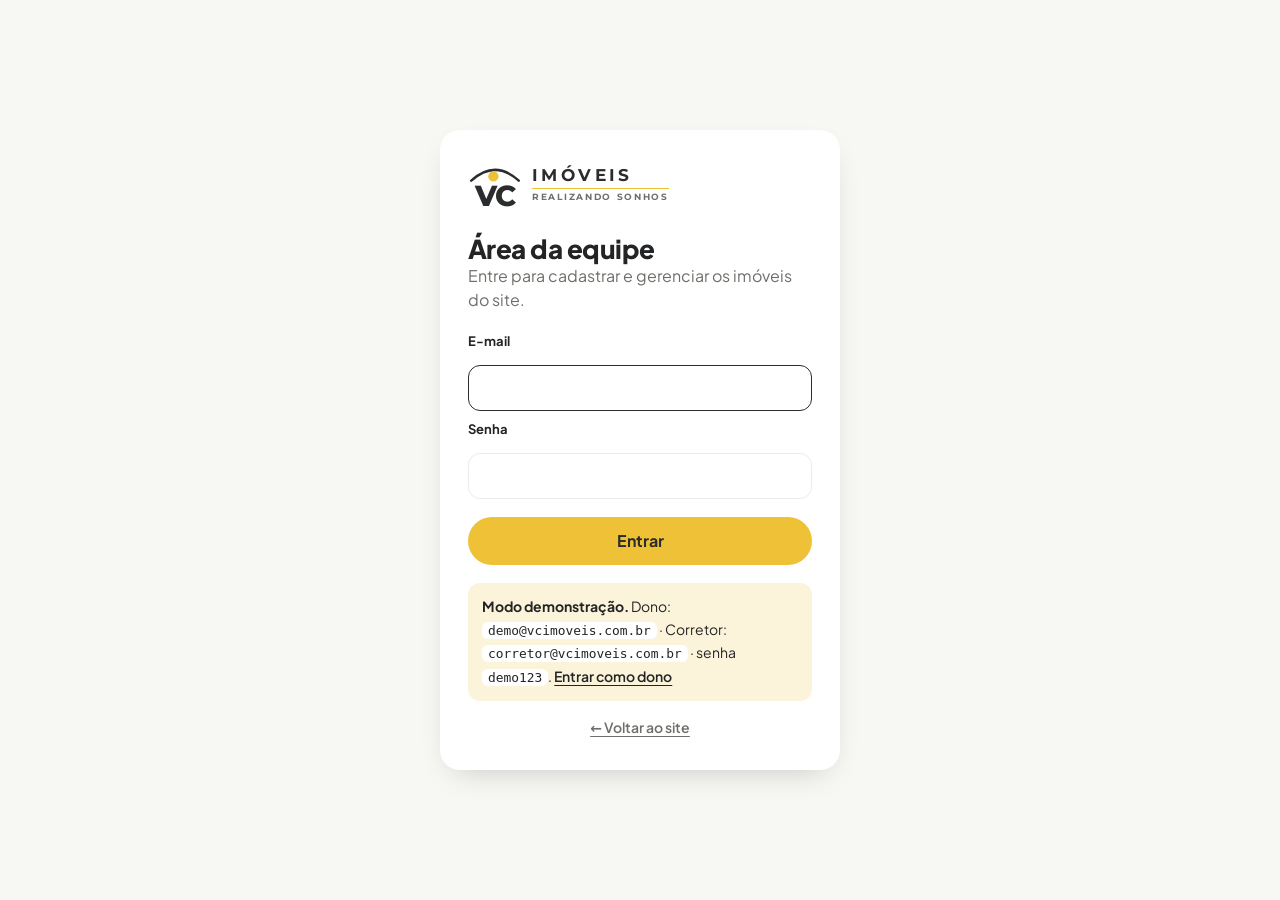
<file: admin.html>
<!doctype html>
<html lang="pt-BR">
<head>
  <meta charset="utf-8" />
  <meta name="viewport" content="width=device-width, initial-scale=1" />
  <meta name="robots" content="noindex, nofollow" />
  <title>Painel VC Imóveis</title>
  <link rel="icon" href="/img/favicon.svg" type="image/svg+xml" />
  <link rel="preload" href="/fonts/plus-jakarta-sans-latin.woff2" as="font" type="font/woff2" crossorigin />
  <link rel="preload" href="/fonts/montserrat-logo.woff2" as="font" type="font/woff2" crossorigin />
  <link rel="stylesheet" href="/css/styles.css?v=20261005a" />
  <link rel="stylesheet" href="/css/admin.css?v=20261005a" />
  <script defer src="/js/config.js?v=20261005a"></script>
  <script defer src="/js/data.js?v=20261005a"></script>
  <script defer src="/js/utils.js?v=20261005a"></script>
  <script defer src="/js/store.js?v=20261005a"></script>
  <script defer src="/js/contracts.js?v=20261005a"></script>
  <script defer src="/js/docs.js?v=20261005a"></script>
  <script defer src="/js/admin-leads.js?v=20261005a"></script>
  <script defer src="/js/admin-rentals.js?v=20261005a"></script>
  <script defer src="/js/admin-site.js?v=20261005a"></script>
  <script defer src="/js/admin-art.js?v=20261005a"></script>
  <script defer src="/js/admin-properties.js?v=20261005a"></script>
  <script defer src="/js/admin.js?v=20261005a"></script>
</head>
<body class="admin">
  <svg width="0" height="0" style="position:absolute" aria-hidden="true">
    <symbol id="logo-mark" viewBox="0 0 100 84">
      <path d="M6 34 Q50 -6 94 34" fill="none" stroke="currentColor" stroke-width="4.5" stroke-linecap="round"/>
      <circle cx="47" cy="26" r="9.5" style="fill: var(--gold)"/>
      <text x="50" y="81" text-anchor="middle" font-family="Montserrat, 'Plus Jakarta Sans', sans-serif" font-weight="800" font-size="54" letter-spacing="-2" fill="currentColor">VC</text>
    </symbol>
    <symbol id="i-close" viewBox="0 0 24 24"><path d="M6 6l12 12M18 6 6 18" stroke="currentColor" stroke-width="2" stroke-linecap="round"/></symbol>
    <symbol id="i-plus" viewBox="0 0 24 24"><path d="M12 5v14M5 12h14" stroke="currentColor" stroke-width="2.2" stroke-linecap="round"/></symbol>
    <symbol id="i-search" viewBox="0 0 24 24"><circle cx="11" cy="11" r="7" fill="none" stroke="currentColor" stroke-width="2"/><path d="m20 20-3.5-3.5" stroke="currentColor" stroke-width="2" stroke-linecap="round"/></symbol>
    <symbol id="i-edit" viewBox="0 0 24 24"><path d="M4 20h4L19 9l-4-4L4 16v4ZM13.5 6.5l4 4" fill="none" stroke="currentColor" stroke-width="2" stroke-linejoin="round"/></symbol>
    <symbol id="i-trash" viewBox="0 0 24 24"><path d="M4 7h16M10 11v6M14 11v6M6 7l1 13h10l1-13M9 7V4h6v3" fill="none" stroke="currentColor" stroke-width="2" stroke-linecap="round" stroke-linejoin="round"/></symbol>
    <symbol id="i-upload" viewBox="0 0 24 24"><path d="M12 16V4M7 9l5-5 5 5M4 16v4h16v-4" fill="none" stroke="currentColor" stroke-width="2" stroke-linecap="round" stroke-linejoin="round"/></symbol>
    <symbol id="i-left" viewBox="0 0 24 24"><path d="m15 5-7 7 7 7" fill="none" stroke="currentColor" stroke-width="2.2" stroke-linecap="round" stroke-linejoin="round"/></symbol>
    <symbol id="i-right" viewBox="0 0 24 24"><path d="m9 5 7 7-7 7" fill="none" stroke="currentColor" stroke-width="2.2" stroke-linecap="round" stroke-linejoin="round"/></symbol>
    <symbol id="i-play" viewBox="0 0 24 24"><path d="M8 5v14l11-7L8 5Z" fill="currentColor"/></symbol>
    <symbol id="i-image" viewBox="0 0 24 24"><rect x="3" y="5" width="18" height="14" rx="2" fill="none" stroke="currentColor" stroke-width="2"/><circle cx="9" cy="10" r="1.8" fill="currentColor"/><path d="m4 18 5-5 4 4 3-3 4 4" fill="none" stroke="currentColor" stroke-width="2" stroke-linejoin="round"/></symbol>
    <symbol id="i-out" viewBox="0 0 24 24"><path d="M10 5H5v14h5M15 8l4 4-4 4M19 12H9" fill="none" stroke="currentColor" stroke-width="2" stroke-linecap="round" stroke-linejoin="round"/></symbol>
    <symbol id="i-ext" viewBox="0 0 24 24"><path d="M14 4h6v6M20 4l-9 9M18 14v6H4V6h6" fill="none" stroke="currentColor" stroke-width="2" stroke-linecap="round" stroke-linejoin="round"/></symbol>
    <symbol id="i-doc" viewBox="0 0 24 24"><path d="M6 3h8l4 4v14H6V3Z M14 3v4h4M9 12h6M9 16h6" fill="none" stroke="currentColor" stroke-width="2" stroke-linejoin="round" stroke-linecap="round"/></symbol>
    <symbol id="i-link" viewBox="0 0 24 24"><path d="M10 14a4 4 0 0 0 6 .5l3-3a4 4 0 0 0-5.7-5.7l-1.3 1.3M14 10a4 4 0 0 0-6-.5l-3 3a4 4 0 0 0 5.7 5.7l1.3-1.3" fill="none" stroke="currentColor" stroke-width="2" stroke-linecap="round"/></symbol>
    <symbol id="i-star" viewBox="0 0 24 24"><path d="m12 3 2.8 5.8 6.2.9-4.5 4.4 1 6.3L12 17.5 6.5 20.4l1-6.3L3 9.7l6.2-.9L12 3Z" fill="currentColor"/></symbol>
    <symbol id="i-star-o" viewBox="0 0 24 24"><path d="m12 3 2.8 5.8 6.2.9-4.5 4.4 1 6.3L12 17.5 6.5 20.4l1-6.3L3 9.7l6.2-.9L12 3Z" fill="none" stroke="currentColor" stroke-width="2" stroke-linejoin="round"/></symbol>
    <symbol id="i-eye" viewBox="0 0 24 24"><path d="M2 12s3.5-7 10-7 10 7 10 7-3.5 7-10 7S2 12 2 12Z" fill="none" stroke="currentColor" stroke-width="2"/><circle cx="12" cy="12" r="3" fill="none" stroke="currentColor" stroke-width="2"/></symbol>
    <symbol id="i-palette" viewBox="0 0 24 24"><path d="M12 3a9 9 0 1 0 0 18c1.1 0 1.5-.9 1-1.8-.6-1-.2-2.2 1-2.2H17a4 4 0 0 0 4-4c0-5.5-4-10-9-10Z" fill="none" stroke="currentColor" stroke-width="2"/><circle cx="7.5" cy="11" r="1.4" fill="currentColor"/><circle cx="10.5" cy="7" r="1.4" fill="currentColor"/><circle cx="15" cy="7.5" r="1.4" fill="currentColor"/></symbol>
    <symbol id="i-whats" viewBox="0 0 24 24"><path d="M12 3a9 9 0 0 0-7.8 13.5L3 21l4.6-1.2A9 9 0 1 0 12 3Z" fill="none" stroke="currentColor" stroke-width="2" stroke-linejoin="round"/><path d="M9 8.5c0 3.5 3 6.5 6.5 6.5l1-1.5-2-1-1 .8a5 5 0 0 1-2.3-2.3l.8-1-1-2L9 8.5Z" fill="currentColor"/></symbol>
    <symbol id="i-phone" viewBox="0 0 24 24"><path d="M5 4h4l2 5-2.5 1.5a11 11 0 0 0 5 5L15 13l5 2v4a2 2 0 0 1-2 2A16 16 0 0 1 3 6a2 2 0 0 1 2-2Z" fill="none" stroke="currentColor" stroke-width="2" stroke-linejoin="round"/></symbol>
    <symbol id="i-download" viewBox="0 0 24 24"><path d="M12 4v12M7 11l5 5 5-5M4 20h16" fill="none" stroke="currentColor" stroke-width="2" stroke-linecap="round" stroke-linejoin="round"/></symbol>
  </svg>

  <!-- Login -->
  <div class="login" id="loginView" hidden>
    <form class="login__card" id="loginForm" novalidate>
      <a href="/" class="logo" aria-label="VC Imóveis — voltar ao site">
        <svg class="logo__mark" aria-hidden="true"><use href="#logo-mark"/></svg>
        <span class="logo__words"><span class="logo__name">IMÓVEIS</span><span class="logo__tag">Realizando sonhos</span></span>
      </a>
      <div>
        <h1>Área da equipe</h1>
        <p class="muted">Entre para cadastrar e gerenciar os imóveis do site.</p>
      </div>
      <label class="lbl" for="loginEmail">E-mail</label>
      <input class="input" id="loginEmail" type="email" required autocomplete="username" />
      <label class="lbl" for="loginPass">Senha</label>
      <input class="input" id="loginPass" type="password" required autocomplete="current-password" />
      <p class="form-error" id="loginError" role="alert" hidden></p>
      <button class="btn btn--primary btn--block" type="submit" id="loginBtn">Entrar</button>
      <div class="demo-note" id="demoNote" hidden>
        <strong>Modo demonstração.</strong> Dono: <code>demo@vcimoveis.com.br</code> · Corretor: <code>corretor@vcimoveis.com.br</code> · senha <code>demo123</code>.
        <button type="button" class="link-btn" id="fillDemo">Entrar como dono</button>
      </div>
      <a href="/" class="link-btn back-link">← Voltar ao site</a>
    </form>
  </div>

  <!-- Painel -->
  <div id="appView" hidden>
    <header class="header admin-header">
      <div class="container header__inner">
        <a href="/" class="logo" aria-label="VC Imóveis — ver site" target="_blank" rel="noopener">
          <svg class="logo__mark" aria-hidden="true"><use href="#logo-mark"/></svg>
          <span class="logo__words"><span class="logo__name">IMÓVEIS</span><span class="logo__tag">Painel da equipe</span></span>
        </a>
        <nav class="admin-nav" aria-label="Seções do painel">
          <button type="button" data-view="imoveis" class="is-active" aria-current="page">Imóveis</button>
          <button type="button" data-view="clientes">Clientes <span class="nav-count" id="leadCount" hidden>0</span></button>
          <button type="button" data-view="locacoes">Locações <span class="nav-count nav-count--warn" id="rentalCount" hidden>0</span></button>
          <button type="button" data-view="docs">Documentos</button>
          <button type="button" data-view="site" data-admin-only>Site</button>
        </nav>
        <div class="admin-actions">
          <a class="btn btn--outline btn--sm" href="/" target="_blank" rel="noopener"><svg><use href="#i-ext"/></svg><span class="hide-sm">Ver site</span></a>
          <span class="user-email hide-sm" id="userEmail"></span>
          <button class="icon-btn" id="logoutBtn" aria-label="Sair" title="Sair"><svg><use href="#i-out"/></svg></button>
        </div>
      </div>
    </header>

    <div class="demo-banner" id="demoBanner" hidden>
      <div class="container">Modo demonstração: o que você cadastrar fica salvo só neste navegador. Para colocar no ar de verdade, siga o guia CONFIGURAR.md.</div>
    </div>

    <!-- ===== Imóveis ===== -->
    <main class="container panel" id="viewImoveis">
      <div class="panel__head">
        <div>
          <h1>Imóveis</h1>
          <p class="muted" id="summary"></p>
        </div>
        <button class="btn btn--primary" id="newBtn"><svg><use href="#i-plus"/></svg> Novo imóvel</button>
      </div>

      <div class="status-tabs" id="statusTabs" role="tablist" aria-label="Situação"></div>

      <div class="toolbar">
        <label class="search-box">
          <svg><use href="#i-search"/></svg>
          <span class="sr-only">Buscar</span>
          <input id="q" type="search" placeholder="Buscar por bairro, rua ou código" />
        </label>
        <label class="select"><span class="sr-only">Negócio</span>
          <select id="modeFilter">
            <option value="">Venda e aluguel</option>
            <option value="comprar">Só venda</option>
            <option value="alugar">Só aluguel</option>
          </select>
        </label>
      </div>

      <div class="feed" id="feed" aria-live="polite"></div>
      <div class="feed-empty" id="feedEmpty" hidden></div>
    </main>

    <!-- ===== Clientes ===== -->
    <main class="container panel" id="viewClientes" hidden>
      <div class="panel__head">
        <div>
          <h1>Clientes</h1>
          <p class="muted" id="leadSummary">Pedidos de visita, "me avise" e proprietários que querem anunciar.</p>
        </div>
        <button class="btn btn--outline btn--sm" id="purgeLeads" type="button" data-admin-only>Apagar pedidos com mais de 12 meses</button>
      </div>
      <div class="status-tabs" id="leadTabs" role="tablist" aria-label="Situação do atendimento"></div>
      <div class="toolbar">
        <label class="search-box">
          <svg><use href="#i-search"/></svg>
          <span class="sr-only">Buscar cliente</span>
          <input id="leadQ" type="search" placeholder="Buscar por nome, telefone ou código do imóvel" />
        </label>
        <label class="select"><span class="sr-only">Tipo de pedido</span>
          <select id="leadKind">
            <option value="">Todos os pedidos</option>
            <option value="visita">Pedidos de visita</option>
            <option value="alerta">Me avise</option>
            <option value="anunciar">Proprietários</option>
          </select>
        </label>
      </div>
      <div class="lead-list" id="leadList" aria-live="polite"></div>
      <p class="privacy-hint">Dados pessoais de clientes: use só para o atendimento. Quando o cliente pedir, apague o pedido (botão da lixeira).</p>
    </main>

    <!-- ===== Locações ===== -->
    <main class="container panel" id="viewLocacoes" hidden>
      <div class="panel__head">
        <div>
          <h1>Locações ativas</h1>
          <p class="muted">Acompanhe fim de contrato e reajustes. Guardamos só o básico: CPF e RG ficam apenas no contrato assinado.</p>
        </div>
        <button class="btn btn--primary" id="newRental"><svg><use href="#i-plus"/></svg> Nova locação</button>
      </div>
      <div class="rental-alerts" id="rentalAlerts"></div>
      <div class="status-tabs" id="rentalTabs" role="tablist" aria-label="Situação da locação"></div>
      <div class="rental-list" id="rentalList"></div>
    </main>

    <!-- ===== Documentos ===== -->
    <main class="container panel" id="viewDocs" hidden>
      <div class="panel__head">
        <div>
          <h1>Documentos</h1>
          <p class="muted ct-note">Gere contratos, recibos e termos prontos. Por segurança, nada do que você digita aqui é salvo nem enviado: ao sair da página, os dados são apagados.</p>
        </div>
        <div class="ct-actions">
          <button class="btn btn--outline btn--sm" id="ctClear" type="button">Limpar</button>
          <button class="btn btn--outline btn--sm" id="ctRental" type="button" hidden>Registrar locação</button>
          <button class="btn btn--outline btn--sm" id="ctPdf" type="button">Imprimir / PDF</button>
          <button class="btn btn--primary btn--sm" id="ctWord" type="button"><svg><use href="#i-doc"/></svg> Baixar Word</button>
        </div>
      </div>

      <div class="doc-types" id="docTypes" role="tablist" aria-label="Tipo de documento"></div>
      <p class="doc-notice" id="docNotice" hidden></p>
      <p class="ct-missing" id="ctMissing" hidden></p>

      <div class="ct-layout">
        <div>
          <form class="ct-form" id="ctForm" autocomplete="off" novalidate>
            <fieldset class="ct-section">
              <legend>Imóvel</legend>
              <label class="sr-only" for="ct-fromProp">Puxar dados de um imóvel cadastrado</label>
              <select class="input" id="ct-fromProp"></select>
              <div class="ct-fields">
                <div class="span-2">
                  <label class="lbl" for="ct-imovel">Endereço do imóvel *</label>
                  <input class="input" id="ct-imovel" data-f="imovel" placeholder="Rua Exemplo, nº 10, bairro Centro, na cidade de Brazópolis/MG, CEP 37.530-000" />
                </div>
              </div>
            </fieldset>

            <div id="ctParties"></div>

            <fieldset class="ct-section">
              <legend>Condições</legend>
              <div class="ct-fields">
                <div><label class="lbl" for="ct-aluguel">Aluguel mensal *</label><input class="input" id="ct-aluguel" inputmode="numeric" placeholder="R$ 0,00" /></div>
                <div><label class="lbl" for="ct-venc">Dia do vencimento *</label><input class="input" id="ct-venc" type="number" min="1" max="31" data-f="vencimento" placeholder="Ex.: 10" /></div>
                <div><label class="lbl" for="ct-prazo">Prazo (meses) *</label><input class="input" id="ct-prazo" type="number" min="1" data-f="prazo" /></div>
                <div><label class="lbl" for="ct-inicio">Início da locação *</label><input class="input" id="ct-inicio" type="date" data-f="inicio" /></div>
                <div><label class="lbl" for="ct-indice">Índice de reajuste</label><select class="input" id="ct-indice" data-f="indice"></select></div>
                <div><label class="lbl" for="ct-cidade">Cidade da assinatura</label><input class="input" id="ct-cidade" data-f="cidade" /></div>
                <div><label class="lbl" for="ct-data">Data da assinatura</label><input class="input" id="ct-data" type="date" data-f="dataAssinatura" /></div>
              </div>
            </fieldset>
          </form>
          <form class="ct-form" id="docForm" autocomplete="off" novalidate hidden></form>
          <button type="button" class="btn btn--outline btn--block ct-show" id="ctShowPreview">Ver o documento ↓</button>
        </div>

        <div class="ct-preview" id="ctPreviewWrap" aria-label="Prévia do documento">
          <div class="ct-paper" id="ctDoc"></div>
        </div>
      </div>
    </main>

    <!-- ===== Site ===== -->
    <main class="container panel" id="viewSite" hidden>
      <div class="panel__head">
        <div>
          <h1>Dados do site</h1>
          <p class="muted">Tudo o que estiver aqui aparece para qualquer visitante do site. Só o dono (admin) pode alterar.</p>
        </div>
        <button class="btn btn--primary" id="saveSite" type="button">Salvar alterações</button>
      </div>
      <form class="site-form" id="siteForm" autocomplete="off" novalidate>
        <fieldset class="ct-section">
          <legend>Contatos</legend>
          <div class="ct-fields">
            <div><label class="lbl" for="sWhats">WhatsApp da imobiliária *</label><input class="input" id="sWhats" data-k="whatsapp" inputmode="numeric" placeholder="(35) 99999-9999" /></div>
            <div><label class="lbl" for="sPhone">Telefone exibido no site</label><input class="input" id="sPhone" data-k="phone" placeholder="(35) 3641-0000" /></div>
            <div><label class="lbl" for="sEmail">E-mail</label><input class="input" id="sEmail" data-k="email" type="email" placeholder="contato@vcimoveis.com.br" /></div>
            <div><label class="lbl" for="sCreci">CRECI da imobiliária</label><input class="input" id="sCreci" data-k="creci" placeholder="00000-J" /></div>
            <div class="span-2"><label class="lbl" for="sAddress">Endereço do escritório</label><input class="input" id="sAddress" data-k="address" /></div>
            <div><label class="lbl" for="sHours">Horário de atendimento</label><input class="input" id="sHours" data-k="hours" /></div>
            <div><label class="lbl" for="sInsta">Instagram</label><input class="input" id="sInsta" data-k="instagram" placeholder="@vcimoveis" /></div>
          </div>
        </fieldset>
        <fieldset class="ct-section">
          <legend>Quem somos</legend>
          <label class="lbl" for="sAbout">Texto de apresentação</label>
          <textarea class="input textarea" id="sAbout" data-k="about" rows="5" maxlength="1200"></textarea>
        </fieldset>
        <fieldset class="ct-section">
          <legend>Equipe</legend>
          <p class="hint">Só publique nome e foto de quem autorizou aparecer no site.</p>
          <div class="team-edit" id="teamEdit"></div>
          <button type="button" class="btn btn--outline btn--sm" id="addMember"><svg><use href="#i-plus"/></svg> Adicionar pessoa</button>
        </fieldset>
        <fieldset class="ct-section">
          <legend>Depoimentos e avaliações</legend>
          <label class="lbl" for="sGoogle">Link das avaliações no Google</label>
          <input class="input" id="sGoogle" data-k="googleReviewsUrl" type="url" placeholder="https://g.page/r/..." />
          <p class="hint">No Google Maps, abra a VC Imóveis → Compartilhar → copie o link. Para depoimentos abaixo, use só falas reais, com autorização do cliente.</p>
          <div class="reviews-edit" id="reviewsEdit"></div>
          <button type="button" class="btn btn--outline btn--sm" id="addReview"><svg><use href="#i-plus"/></svg> Adicionar depoimento</button>
        </fieldset>
        <fieldset class="ct-section">
          <legend>Portais imobiliários (ZAP, Viva Real, OLX)</legend>
          <p class="hint">Ao contratar um plano com o Grupo OLX/ZAP, informe ao suporte este endereço de integração. Os imóveis <b>disponíveis</b> do site são enviados automaticamente.</p>
          <div class="copy-field"><input class="input" id="feedUrl" readonly /><button type="button" class="btn btn--outline btn--sm" id="copyFeed"><svg><use href="#i-link"/></svg> Copiar</button></div>
        </fieldset>
      </form>
    </main>
  </div>

  <!-- Editor de imóvel -->
  <div class="editor" id="editor" role="dialog" aria-modal="true" aria-labelledby="editorTitle" hidden>
    <div class="editor__backdrop" data-editor-close></div>
    <form class="editor__panel" id="editForm" novalidate>
      <div class="editor__head">
        <h2 id="editorTitle">Novo imóvel</h2>
        <button type="button" class="icon-btn" data-editor-close aria-label="Fechar"><svg><use href="#i-close"/></svg></button>
      </div>

      <div class="editor__body">
        <section class="ed-section">
          <h3>Fotos e vídeos</h3>
          <label class="dropzone" id="dropzone" for="fileInput">
            <svg><use href="#i-upload"/></svg>
            <strong>Toque para escolher ou arraste aqui</strong>
            <span class="muted">Fotos (JPG, PNG) e vídeos (MP4, até <span id="maxVideo">50</span> MB)</span>
            <input type="file" id="fileInput" accept="image/*,video/*" multiple />
          </label>
          <p class="hint">A primeira foto é a capa do anúncio. Use as setas para mudar a ordem.</p>
          <div class="media-grid" id="mediaGrid"></div>
        </section>

        <section class="ed-section">
          <h3>Anúncio</h3>
          <div class="ed-grid">
            <div>
              <span class="lbl">Negócio</span>
              <div class="seg" role="radiogroup" aria-label="Negócio">
                <label><input type="radio" name="mode" value="comprar" checked /><span>Venda</span></label>
                <label><input type="radio" name="mode" value="alugar" /><span>Aluguel</span></label>
              </div>
            </div>
            <div>
              <label class="lbl" for="eStatus">Situação</label>
              <select class="input" id="eStatus"></select>
            </div>
            <label class="ct-toggle span-2"><input type="checkbox" id="eFeatured" /><span>Mostrar em <b>Destaques da semana</b> na página inicial</span></label>
          </div>
        </section>

        <section class="ed-section">
          <h3>Imóvel</h3>
          <div class="ed-grid">
            <div>
              <label class="lbl" for="eType">Tipo *</label>
              <select class="input" id="eType" required></select>
            </div>
            <div>
              <label class="lbl" for="eHood">Bairro *</label>
              <input class="input" id="eHood" list="hoodList" required placeholder="Ex.: Centro" />
              <datalist id="hoodList"></datalist>
            </div>
            <div class="span-2">
              <label class="lbl" for="eStreet">Endereço</label>
              <input class="input" id="eStreet" placeholder="Rua e número (aparece no anúncio)" />
            </div>
          </div>
        </section>

        <section class="ed-section">
          <h3>Valores</h3>
          <div class="ed-grid ed-grid--3">
            <div>
              <label class="lbl" for="ePrice" id="ePriceLabel">Preço de venda *</label>
              <input class="input" id="ePrice" inputmode="numeric" required placeholder="R$ 0" data-money />
            </div>
            <div>
              <label class="lbl" for="eCondo">Condomínio /mês</label>
              <input class="input" id="eCondo" inputmode="numeric" placeholder="R$ 0" data-money />
            </div>
            <div>
              <label class="lbl" for="eIptu">IPTU /mês</label>
              <input class="input" id="eIptu" inputmode="numeric" placeholder="R$ 0" data-money />
            </div>
          </div>
          <p class="hint" id="priceHint">Se você baixar o preço, o site mostra o selo "Baixou o preço" automaticamente.</p>
        </section>

        <section class="ed-section">
          <h3>Características</h3>
          <div class="ed-grid ed-grid--4">
            <div><label class="lbl" for="eArea">Área (m²)</label><input class="input" id="eArea" type="number" min="0" inputmode="numeric" /></div>
            <div><label class="lbl" for="eBeds">Quartos</label><input class="input" id="eBeds" type="number" min="0" inputmode="numeric" /></div>
            <div><label class="lbl" for="eBaths">Banheiros</label><input class="input" id="eBaths" type="number" min="0" inputmode="numeric" /></div>
            <div><label class="lbl" for="eParking">Vagas</label><input class="input" id="eParking" type="number" min="0" inputmode="numeric" /></div>
          </div>
          <span class="lbl lbl--gap">Diferenciais</span>
          <div class="amen-pick" id="eAmenities"></div>
          <div class="amen-add">
            <input class="input" id="eAmenityNew" placeholder="Outro diferencial (ex.: Poço artesiano)" />
            <button type="button" class="btn btn--outline btn--sm" id="addAmenity">Adicionar</button>
          </div>
        </section>

        <section class="ed-section">
          <h3><label for="eDesc">Descrição</label></h3>
          <textarea class="input textarea" id="eDesc" rows="5" placeholder="Conte o que o imóvel tem de melhor: localização, estado, acabamento, o que fica perto…"></textarea>
        </section>
      </div>

      <div class="editor__foot">
        <button type="button" class="btn btn--danger-ghost" id="deleteBtn" hidden><svg><use href="#i-trash"/></svg> Excluir</button>
        <span class="progress" id="progress" hidden></span>
        <div class="editor__foot-right">
          <button type="button" class="btn btn--outline" data-editor-close>Cancelar</button>
          <button type="submit" class="btn btn--primary" id="saveBtn">Salvar imóvel</button>
        </div>
      </div>
    </form>
  </div>

  <!-- Editor de locação -->
  <div class="editor" id="rentalEditor" role="dialog" aria-modal="true" aria-labelledby="rentalTitle" hidden>
    <div class="editor__backdrop" data-rental-close></div>
    <form class="editor__panel editor__panel--sm" id="rentalForm" novalidate>
      <div class="editor__head">
        <h2 id="rentalTitle">Nova locação</h2>
        <button type="button" class="icon-btn" data-rental-close aria-label="Fechar"><svg><use href="#i-close"/></svg></button>
      </div>
      <div class="editor__body">
        <section class="ed-section">
          <div class="ed-grid">
            <div class="span-2"><label class="lbl" for="rProp">Imóvel</label><select class="input" id="rProp"></select></div>
            <div class="span-2"><label class="lbl" for="rLabel">Descrição do imóvel *</label><input class="input" id="rLabel" maxlength="200" placeholder="Ex.: Casa · Rua das Acácias, 120 · Jardim América" /></div>
            <div><label class="lbl" for="rTenant">Inquilino *</label><input class="input" id="rTenant" maxlength="120" /></div>
            <div><label class="lbl" for="rPhone">WhatsApp do inquilino</label><input class="input" id="rPhone" type="tel" data-mask="phone" /></div>
            <div class="span-2"><label class="lbl" for="rOwner">Proprietário</label><input class="input" id="rOwner" maxlength="120" /></div>
            <div><label class="lbl" for="rRent">Aluguel atual *</label><input class="input" id="rRent" inputmode="numeric" data-money placeholder="R$ 0" /></div>
            <div><label class="lbl" for="rDue">Dia do vencimento</label><input class="input" id="rDue" type="number" min="1" max="31" /></div>
            <div><label class="lbl" for="rStart">Início do contrato *</label><input class="input" id="rStart" type="date" /></div>
            <div><label class="lbl" for="rMonths">Prazo (meses) *</label><input class="input" id="rMonths" type="number" min="1" /></div>
            <div><label class="lbl" for="rIndex">Índice de reajuste</label><select class="input" id="rIndex"><option>IPCA</option><option>IGP-M</option></select></div>
            <div><label class="lbl" for="rStatus">Situação</label><select class="input" id="rStatus"><option value="ativa">Ativa</option><option value="encerrada">Encerrada</option></select></div>
            <div class="span-2"><label class="lbl" for="rNotes">Observações</label><textarea class="input textarea" id="rNotes" rows="3" maxlength="2000" placeholder="Ex.: garantia por fiador; reajuste de 2027 já aplicado"></textarea></div>
          </div>
          <p class="hint">Não registre CPF, RG ou dados bancários aqui.</p>
        </section>
      </div>
      <div class="editor__foot">
        <button type="button" class="btn btn--danger-ghost" id="rDelete" hidden><svg><use href="#i-trash"/></svg> Excluir</button>
        <div class="editor__foot-right">
          <button type="button" class="btn btn--outline" data-rental-close>Cancelar</button>
          <button type="submit" class="btn btn--primary" id="rSave">Salvar locação</button>
        </div>
      </div>
    </form>
  </div>

  <!-- Arte para Instagram -->
  <div class="editor" id="artDialog" role="dialog" aria-modal="true" aria-labelledby="artTitle" hidden>
    <div class="editor__backdrop" data-art-close></div>
    <div class="editor__panel editor__panel--sm">
      <div class="editor__head">
        <h2 id="artTitle">Arte para Instagram</h2>
        <button type="button" class="icon-btn" data-art-close aria-label="Fechar"><svg><use href="#i-close"/></svg></button>
      </div>
      <div class="editor__body">
        <div class="seg art-format" role="radiogroup" aria-label="Formato">
          <label><input type="radio" name="artFormat" value="post" checked /><span>Post (quadrado)</span></label>
          <label><input type="radio" name="artFormat" value="story" /><span>Story (vertical)</span></label>
        </div>
        <div class="art-stage"><canvas id="artCanvas" width="1080" height="1080"></canvas></div>
        <p class="hint" id="artHint"></p>
        <label class="lbl" for="artCaption">Legenda sugerida</label>
        <textarea class="input textarea" id="artCaption" rows="7"></textarea>
      </div>
      <div class="editor__foot">
        <button type="button" class="btn btn--outline" id="artCopy"><svg><use href="#i-link"/></svg> Copiar legenda</button>
        <div class="editor__foot-right">
          <button type="button" class="btn btn--primary" id="artDownload"><svg><use href="#i-download"/></svg> Baixar imagem</button>
        </div>
      </div>
    </div>
  </div>

  <!-- Confirmação -->
  <div class="confirm" id="confirm" role="alertdialog" aria-modal="true" aria-labelledby="confirmText" hidden>
    <div class="confirm__backdrop"></div>
    <div class="confirm__card">
      <p id="confirmText"></p>
      <div class="confirm__actions">
        <button class="btn btn--outline" id="confirmNo">Cancelar</button>
        <button class="btn btn--danger" id="confirmYes">Confirmar</button>
      </div>
    </div>
  </div>

  <div class="ct-print" id="ctPrint"></div>

  <div class="toast" id="toast" role="status" aria-live="polite"><span id="toastText"></span><button type="button" class="toast__action" id="toastAction" hidden></button></div>

</body>
</html>
</file>
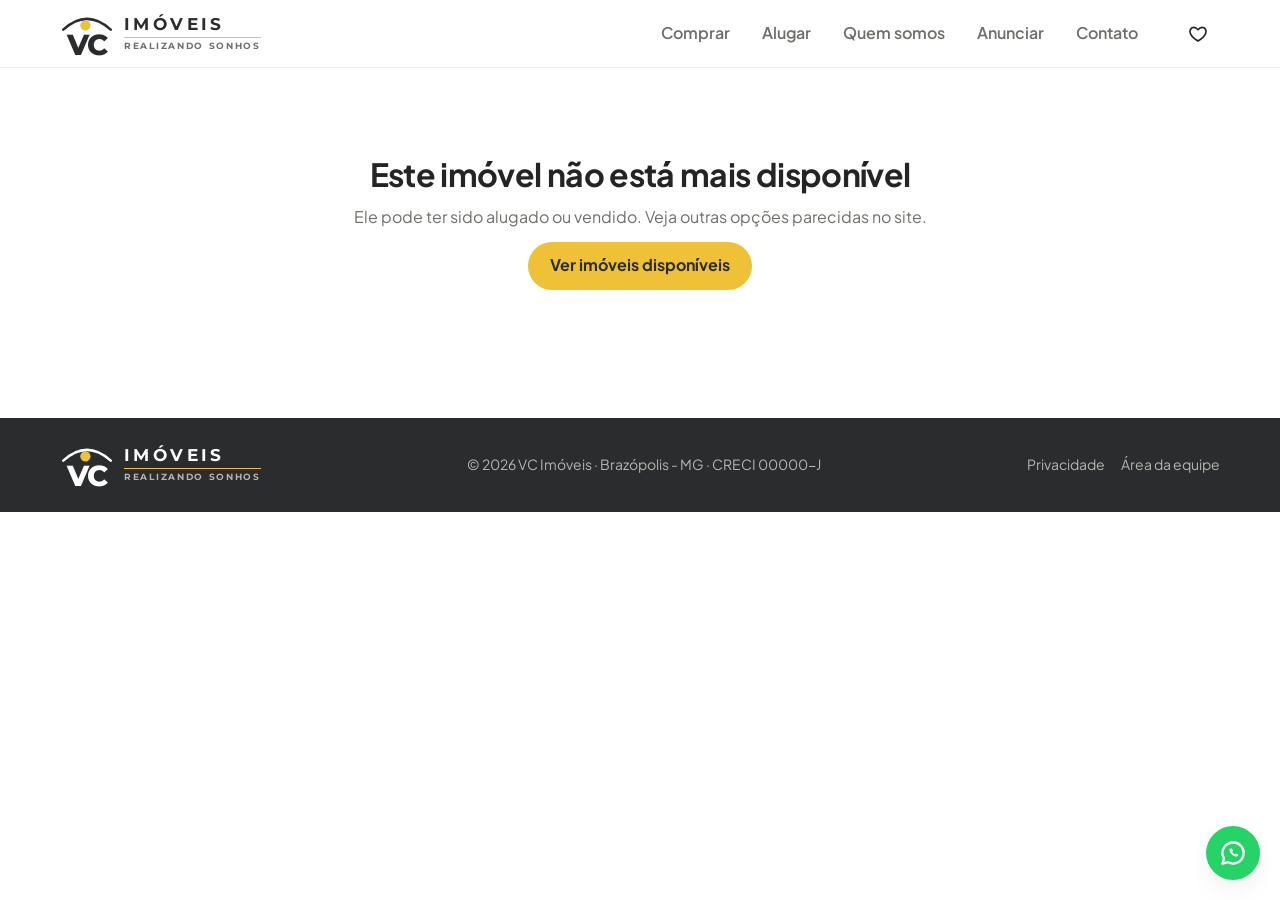
<file: imovel.html>
<!doctype html>
<html lang="pt-BR">
<head>
  <meta charset="utf-8" />
  <meta name="viewport" content="width=device-width, initial-scale=1" />
  <title>Imóvel · VC Imóveis</title>
  <meta name="theme-color" content="#2b2c2e" />
  <link rel="icon" href="/img/favicon.svg" type="image/svg+xml" />
  <link rel="apple-touch-icon" href="/img/apple-touch-icon.png" />
  <!--OG:START-->
  <meta name="description" content="Imóvel da VC Imóveis em Brazópolis - MG." />
  <meta property="og:type" content="website" />
  <meta property="og:site_name" content="VC Imóveis" />
  <meta property="og:title" content="VC Imóveis · Brazópolis - MG" />
  <meta property="og:description" content="Casas, apartamentos e terrenos para comprar ou alugar em Brazópolis - MG." />
  <meta property="og:image" content="/img/og-image.png" />
  <meta name="twitter:card" content="summary_large_image" />
  <!--OG:END-->
  <link rel="preload" href="/fonts/plus-jakarta-sans-latin.woff2" as="font" type="font/woff2" crossorigin />
  <link rel="preload" href="/fonts/montserrat-logo.woff2" as="font" type="font/woff2" crossorigin />
  <link rel="stylesheet" href="/css/styles.css?v=20261005a" />
  <script defer src="/js/config.js?v=20261005a"></script>
  <script defer src="/js/data.js?v=20261005a"></script>
  <script defer src="/js/utils.js?v=20261005a"></script>
  <script defer src="/js/store.js?v=20261005a"></script>
  <script defer src="/js/site.js?v=20261005a"></script>
  <script defer src="/js/imovel.js?v=20261005a"></script>
  <script defer src="/js/motion.js?v=20261005a"></script>
</head>
<body>
  <!-- SPRITE:START -->
  <svg width="0" height="0" style="position:absolute" aria-hidden="true">
    <symbol id="i-search" viewBox="0 0 24 24"><circle cx="11" cy="11" r="7" fill="none" stroke="currentColor" stroke-width="2"/><path d="m20 20-3.5-3.5" stroke="currentColor" stroke-width="2" stroke-linecap="round"/></symbol>
    <symbol id="i-heart" viewBox="0 0 24 24"><path d="M12 20.5s-7.5-4.6-9.3-9.4C1.4 7.6 3.6 4 7.2 4c2 0 3.4 1.1 4.8 2.8C13.4 5.1 14.8 4 16.8 4c3.6 0 5.8 3.6 4.5 7.1-1.8 4.8-9.3 9.4-9.3 9.4Z" fill="currentColor"/></symbol>
    <symbol id="i-heart-o" viewBox="0 0 24 24"><path d="M12 20.5s-7.5-4.6-9.3-9.4C1.4 7.6 3.6 4 7.2 4c2 0 3.4 1.1 4.8 2.8C13.4 5.1 14.8 4 16.8 4c3.6 0 5.8 3.6 4.5 7.1-1.8 4.8-9.3 9.4-9.3 9.4Z" fill="none" stroke="currentColor" stroke-width="2" stroke-linejoin="round"/></symbol>
    <symbol id="i-pin" viewBox="0 0 24 24"><path d="M12 21s-7-6.2-7-11.5A7 7 0 0 1 19 9.5C19 14.8 12 21 12 21Z" fill="none" stroke="currentColor" stroke-width="2"/><circle cx="12" cy="9.5" r="2.5" fill="none" stroke="currentColor" stroke-width="2"/></symbol>
    <symbol id="i-area" viewBox="0 0 24 24"><path d="M4 9V4h5M20 9V4h-5M4 15v5h5M20 15v5h-5" fill="none" stroke="currentColor" stroke-width="2" stroke-linecap="round"/></symbol>
    <symbol id="i-bed" viewBox="0 0 24 24"><path d="M3 18V6M3 14h18v4M21 14v-3a3 3 0 0 0-3-3h-7v6" fill="none" stroke="currentColor" stroke-width="2" stroke-linecap="round" stroke-linejoin="round"/><circle cx="7" cy="10.5" r="1.8" fill="none" stroke="currentColor" stroke-width="2"/></symbol>
    <symbol id="i-bath" viewBox="0 0 24 24"><path d="M4 12h16v2a5 5 0 0 1-5 5H9a5 5 0 0 1-5-5v-2ZM6 12V6a2 2 0 0 1 4 0M7 19l-1 2M17 19l1 2" fill="none" stroke="currentColor" stroke-width="2" stroke-linecap="round"/></symbol>
    <symbol id="i-car" viewBox="0 0 24 24"><path d="M5 16V12l2-5h10l2 5v4M3 16h18v3h-3v-1H6v1H3z" fill="none" stroke="currentColor" stroke-width="2" stroke-linejoin="round"/><circle cx="7.5" cy="13.5" r="1" fill="currentColor"/><circle cx="16.5" cy="13.5" r="1" fill="currentColor"/></symbol>
    <symbol id="i-close" viewBox="0 0 24 24"><path d="M6 6l12 12M18 6 6 18" stroke="currentColor" stroke-width="2" stroke-linecap="round"/></symbol>
    <symbol id="i-filter" viewBox="0 0 24 24"><path d="M4 6h16M7 12h10M10 18h4" stroke="currentColor" stroke-width="2" stroke-linecap="round"/></symbol>
    <symbol id="i-left" viewBox="0 0 24 24"><path d="m15 5-7 7 7 7" fill="none" stroke="currentColor" stroke-width="2" stroke-linecap="round" stroke-linejoin="round"/></symbol>
    <symbol id="i-right" viewBox="0 0 24 24"><path d="m9 5 7 7-7 7" fill="none" stroke="currentColor" stroke-width="2" stroke-linecap="round" stroke-linejoin="round"/></symbol>
    <symbol id="i-check" viewBox="0 0 24 24"><path d="m5 12 5 5 9-10" fill="none" stroke="currentColor" stroke-width="2.4" stroke-linecap="round" stroke-linejoin="round"/></symbol>
    <symbol id="i-menu" viewBox="0 0 24 24"><path d="M4 7h16M4 12h16M4 17h16" stroke="currentColor" stroke-width="2" stroke-linecap="round"/></symbol>
    <symbol id="i-whats" viewBox="0 0 24 24"><path d="M12 3a9 9 0 0 0-7.8 13.5L3 21l4.6-1.2A9 9 0 1 0 12 3Z" fill="none" stroke="currentColor" stroke-width="2" stroke-linejoin="round"/><path d="M9 8.5c0 3.5 3 6.5 6.5 6.5l1-1.5-2-1-1 .8a5 5 0 0 1-2.3-2.3l.8-1-1-2L9 8.5Z" fill="currentColor"/></symbol>
    <symbol id="i-link" viewBox="0 0 24 24"><path d="M10 14a4 4 0 0 0 6 .5l3-3a4 4 0 0 0-5.7-5.7l-1.3 1.3M14 10a4 4 0 0 0-6-.5l-3 3a4 4 0 0 0 5.7 5.7l1.3-1.3" fill="none" stroke="currentColor" stroke-width="2" stroke-linecap="round"/></symbol>
    <symbol id="i-calc" viewBox="0 0 24 24"><rect x="5" y="3" width="14" height="18" rx="2" fill="none" stroke="currentColor" stroke-width="2"/><path d="M8 7h8M8 12h2M14 12h2M8 16h2M14 16h2" stroke="currentColor" stroke-width="2" stroke-linecap="round"/></symbol>
    <symbol id="i-image" viewBox="0 0 24 24"><rect x="3" y="5" width="18" height="14" rx="2" fill="none" stroke="currentColor" stroke-width="2"/><circle cx="9" cy="10" r="1.8" fill="currentColor"/><path d="m4 18 5-5 4 4 3-3 4 4" fill="none" stroke="currentColor" stroke-width="2" stroke-linejoin="round"/></symbol>
    <symbol id="i-bell" viewBox="0 0 24 24"><path d="M6 16V11a6 6 0 0 1 12 0v5l2 2H4l2-2ZM10 20a2 2 0 0 0 4 0" fill="none" stroke="currentColor" stroke-width="2" stroke-linejoin="round"/></symbol>
    <symbol id="i-phone" viewBox="0 0 24 24"><path d="M5 4h4l2 5-2.5 1.5a11 11 0 0 0 5 5L15 13l5 2v4a2 2 0 0 1-2 2A16 16 0 0 1 3 6a2 2 0 0 1 2-2Z" fill="none" stroke="currentColor" stroke-width="2" stroke-linejoin="round"/></symbol>
    <symbol id="i-clock" viewBox="0 0 24 24"><circle cx="12" cy="12" r="9" fill="none" stroke="currentColor" stroke-width="2"/><path d="M12 7v5l3 2" fill="none" stroke="currentColor" stroke-width="2" stroke-linecap="round"/></symbol>
    <symbol id="i-insta" viewBox="0 0 24 24"><rect x="3" y="3" width="18" height="18" rx="5" fill="none" stroke="currentColor" stroke-width="2"/><circle cx="12" cy="12" r="4" fill="none" stroke="currentColor" stroke-width="2"/><circle cx="17.5" cy="6.5" r="1.2" fill="currentColor"/></symbol>
    <symbol id="i-star" viewBox="0 0 24 24"><path d="m12 3 2.8 5.8 6.2.9-4.5 4.4 1 6.3L12 17.5 6.5 20.4l1-6.3L3 9.7l6.2-.9L12 3Z" fill="currentColor"/></symbol>
    <symbol id="i-key" viewBox="0 0 24 24"><circle cx="8" cy="15" r="4" fill="none" stroke="currentColor" stroke-width="2"/><path d="m11 12 8-8M16 7l2 2M14 9l2 2" stroke="currentColor" stroke-width="2" stroke-linecap="round"/></symbol>
    <symbol id="logo-mark" viewBox="0 0 100 84">
      <path d="M6 34 Q50 -6 94 34" fill="none" stroke="currentColor" stroke-width="4.5" stroke-linecap="round"/>
      <circle cx="47" cy="26" r="9.5" style="fill: var(--gold)"/>
      <text x="50" y="81" text-anchor="middle" font-family="Montserrat, 'Plus Jakarta Sans', sans-serif" font-weight="800" font-size="54" letter-spacing="-2" fill="currentColor">VC</text>
    </symbol>
  </svg>
  <!-- SPRITE:END -->

  <a class="skip-link" href="#conteudo">Pular para o conteúdo</a>

  <!-- HEADER:START -->
  <header class="header" id="topo">
    <div class="container header__inner">
      <a href="/" class="logo" aria-label="VC Imóveis — início">
        <svg class="logo__mark" aria-hidden="true"><use href="#logo-mark"/></svg>
        <span class="logo__words"><span class="logo__name">IMÓVEIS</span><span class="logo__tag">Realizando sonhos</span></span>
      </a>
      <nav class="nav" id="nav" aria-label="Principal">
        <a href="/#imoveis" data-set-mode="comprar">Comprar</a>
        <a href="/#imoveis" data-set-mode="alugar">Alugar</a>
        <a href="/#sobre">Quem somos</a>
        <a href="/#anunciar">Anunciar</a>
        <a href="/#contato">Contato</a>
      </nav>
      <div class="header__actions">
        <button class="icon-btn" id="openFavs" aria-label="Abrir favoritos">
          <svg><use href="#i-heart-o"/></svg>
          <span class="badge-count" id="favCount" hidden>0</span>
        </button>
        <button class="icon-btn menu-btn" id="menuBtn" aria-label="Abrir menu" aria-expanded="false" aria-controls="nav">
          <svg><use href="#i-menu"/></svg>
        </button>
      </div>
    </div>
  </header>
  <!-- HEADER:END -->

  <main id="conteudo" class="page-prop">
    <div class="container" id="propRoot">
      <p class="muted">Carregando imóvel…</p>
    </div>
  </main>

  <!-- FOOTER:START -->
  <footer class="footer">
    <div class="container footer__inner">
      <a href="/" class="logo logo--light" aria-label="VC Imóveis — início">
        <svg class="logo__mark" aria-hidden="true"><use href="#logo-mark"/></svg>
        <span class="logo__words"><span class="logo__name">IMÓVEIS</span><span class="logo__tag">Realizando sonhos</span></span>
      </a>
      <p class="footer__copy">© <span id="year"></span> VC Imóveis · Brazópolis - MG · CRECI <span data-s="creci"></span></p>
      <nav class="footer__links" aria-label="Links do rodapé">
        <a href="/privacidade.html">Privacidade</a>
        <a href="/admin.html" rel="nofollow">Área da equipe</a>
      </nav>
    </div>
  </footer>

  <a class="whats-float" data-s-whats="Olá! Vim pelo site da VC Imóveis." target="_blank" rel="noopener" aria-label="Conversar no WhatsApp">
    <svg><use href="#i-whats"/></svg>
  </a>
  <div class="toast" id="toast" role="status" aria-live="polite"></div>
  <!-- FOOTER:END -->

</body>
</html>
</file>
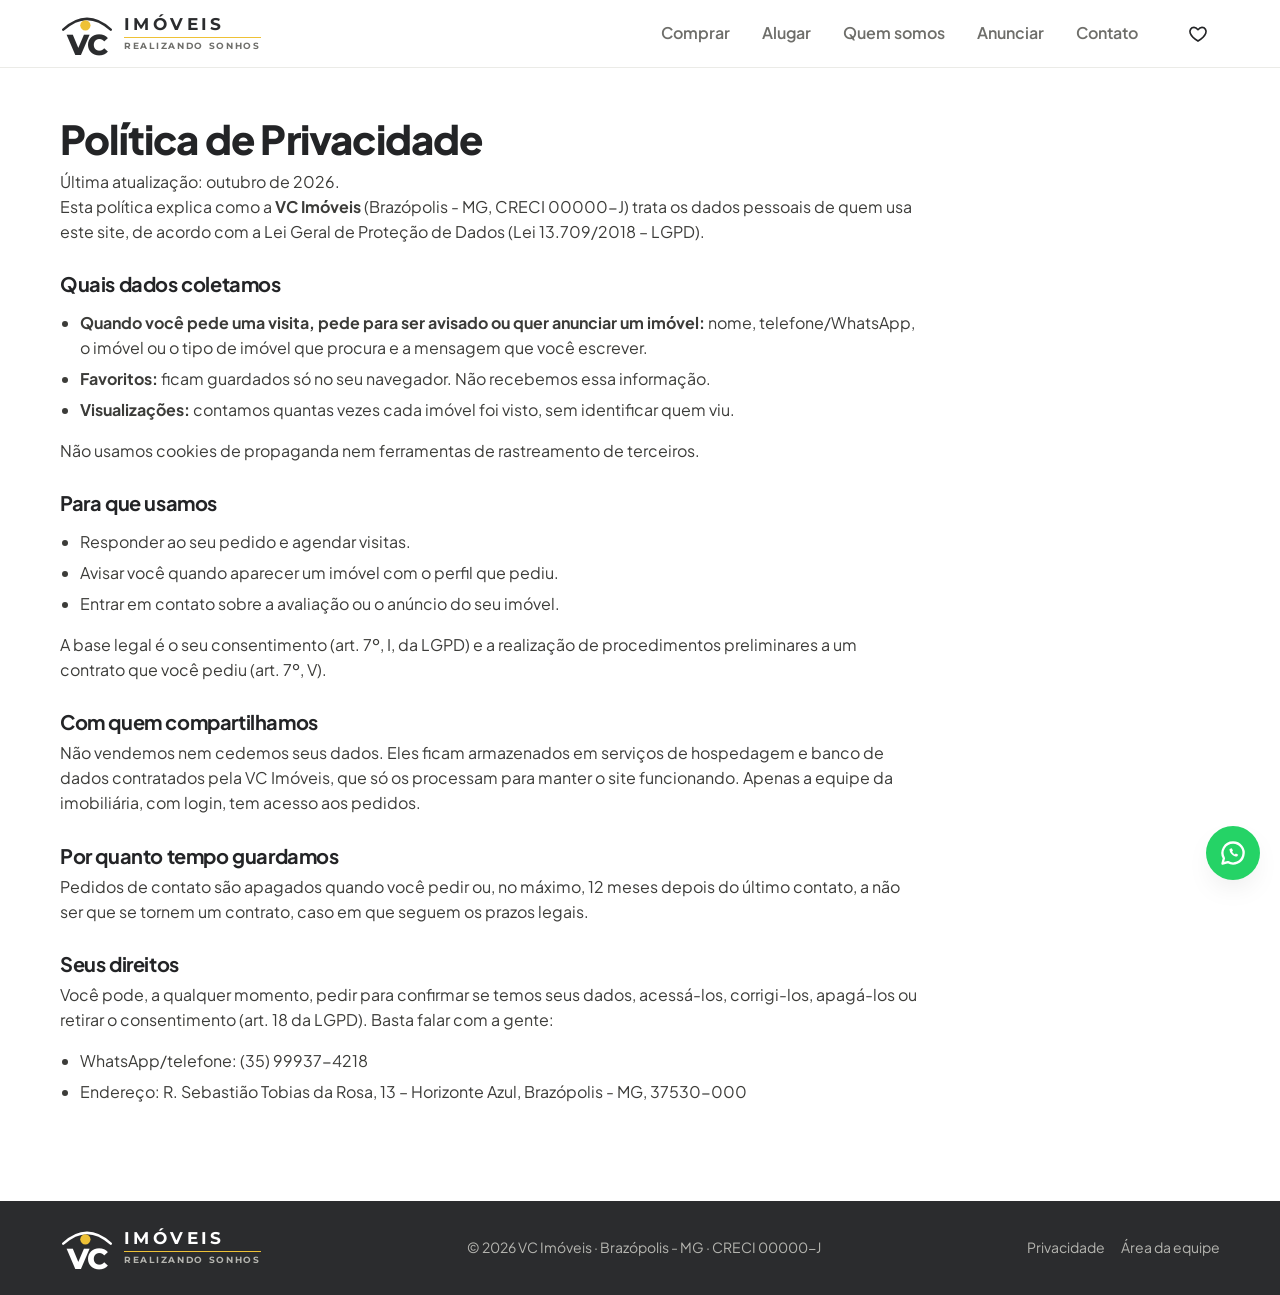
<file: privacidade.html>
<!doctype html>
<html lang="pt-BR">
<head>
  <meta charset="utf-8" />
  <meta name="viewport" content="width=device-width, initial-scale=1" />
  <title>Política de Privacidade · VC Imóveis</title>
  <meta name="description" content="Como a VC Imóveis trata os dados pessoais de quem usa o site." />
  <link rel="icon" href="/img/favicon.svg" type="image/svg+xml" />
  <link rel="preload" href="/fonts/plus-jakarta-sans-latin.woff2" as="font" type="font/woff2" crossorigin />
  <link rel="preload" href="/fonts/montserrat-logo.woff2" as="font" type="font/woff2" crossorigin />
  <link rel="stylesheet" href="/css/styles.css?v=20261005a" />
  <script defer src="/js/config.js?v=20261005a"></script>
  <script defer src="/js/data.js?v=20261005a"></script>
  <script defer src="/js/utils.js?v=20261005a"></script>
  <script defer src="/js/store.js?v=20261005a"></script>
  <script defer src="/js/site.js?v=20261005a"></script>
  <script defer src="/js/privacidade.js?v=20261005a"></script>
  <script defer src="/js/motion.js?v=20261005a"></script>
</head>
<body>
  <!-- SPRITE:START -->
  <svg width="0" height="0" style="position:absolute" aria-hidden="true">
    <symbol id="i-search" viewBox="0 0 24 24"><circle cx="11" cy="11" r="7" fill="none" stroke="currentColor" stroke-width="2"/><path d="m20 20-3.5-3.5" stroke="currentColor" stroke-width="2" stroke-linecap="round"/></symbol>
    <symbol id="i-heart" viewBox="0 0 24 24"><path d="M12 20.5s-7.5-4.6-9.3-9.4C1.4 7.6 3.6 4 7.2 4c2 0 3.4 1.1 4.8 2.8C13.4 5.1 14.8 4 16.8 4c3.6 0 5.8 3.6 4.5 7.1-1.8 4.8-9.3 9.4-9.3 9.4Z" fill="currentColor"/></symbol>
    <symbol id="i-heart-o" viewBox="0 0 24 24"><path d="M12 20.5s-7.5-4.6-9.3-9.4C1.4 7.6 3.6 4 7.2 4c2 0 3.4 1.1 4.8 2.8C13.4 5.1 14.8 4 16.8 4c3.6 0 5.8 3.6 4.5 7.1-1.8 4.8-9.3 9.4-9.3 9.4Z" fill="none" stroke="currentColor" stroke-width="2" stroke-linejoin="round"/></symbol>
    <symbol id="i-pin" viewBox="0 0 24 24"><path d="M12 21s-7-6.2-7-11.5A7 7 0 0 1 19 9.5C19 14.8 12 21 12 21Z" fill="none" stroke="currentColor" stroke-width="2"/><circle cx="12" cy="9.5" r="2.5" fill="none" stroke="currentColor" stroke-width="2"/></symbol>
    <symbol id="i-area" viewBox="0 0 24 24"><path d="M4 9V4h5M20 9V4h-5M4 15v5h5M20 15v5h-5" fill="none" stroke="currentColor" stroke-width="2" stroke-linecap="round"/></symbol>
    <symbol id="i-bed" viewBox="0 0 24 24"><path d="M3 18V6M3 14h18v4M21 14v-3a3 3 0 0 0-3-3h-7v6" fill="none" stroke="currentColor" stroke-width="2" stroke-linecap="round" stroke-linejoin="round"/><circle cx="7" cy="10.5" r="1.8" fill="none" stroke="currentColor" stroke-width="2"/></symbol>
    <symbol id="i-bath" viewBox="0 0 24 24"><path d="M4 12h16v2a5 5 0 0 1-5 5H9a5 5 0 0 1-5-5v-2ZM6 12V6a2 2 0 0 1 4 0M7 19l-1 2M17 19l1 2" fill="none" stroke="currentColor" stroke-width="2" stroke-linecap="round"/></symbol>
    <symbol id="i-car" viewBox="0 0 24 24"><path d="M5 16V12l2-5h10l2 5v4M3 16h18v3h-3v-1H6v1H3z" fill="none" stroke="currentColor" stroke-width="2" stroke-linejoin="round"/><circle cx="7.5" cy="13.5" r="1" fill="currentColor"/><circle cx="16.5" cy="13.5" r="1" fill="currentColor"/></symbol>
    <symbol id="i-close" viewBox="0 0 24 24"><path d="M6 6l12 12M18 6 6 18" stroke="currentColor" stroke-width="2" stroke-linecap="round"/></symbol>
    <symbol id="i-filter" viewBox="0 0 24 24"><path d="M4 6h16M7 12h10M10 18h4" stroke="currentColor" stroke-width="2" stroke-linecap="round"/></symbol>
    <symbol id="i-left" viewBox="0 0 24 24"><path d="m15 5-7 7 7 7" fill="none" stroke="currentColor" stroke-width="2" stroke-linecap="round" stroke-linejoin="round"/></symbol>
    <symbol id="i-right" viewBox="0 0 24 24"><path d="m9 5 7 7-7 7" fill="none" stroke="currentColor" stroke-width="2" stroke-linecap="round" stroke-linejoin="round"/></symbol>
    <symbol id="i-check" viewBox="0 0 24 24"><path d="m5 12 5 5 9-10" fill="none" stroke="currentColor" stroke-width="2.4" stroke-linecap="round" stroke-linejoin="round"/></symbol>
    <symbol id="i-menu" viewBox="0 0 24 24"><path d="M4 7h16M4 12h16M4 17h16" stroke="currentColor" stroke-width="2" stroke-linecap="round"/></symbol>
    <symbol id="i-whats" viewBox="0 0 24 24"><path d="M12 3a9 9 0 0 0-7.8 13.5L3 21l4.6-1.2A9 9 0 1 0 12 3Z" fill="none" stroke="currentColor" stroke-width="2" stroke-linejoin="round"/><path d="M9 8.5c0 3.5 3 6.5 6.5 6.5l1-1.5-2-1-1 .8a5 5 0 0 1-2.3-2.3l.8-1-1-2L9 8.5Z" fill="currentColor"/></symbol>
    <symbol id="i-link" viewBox="0 0 24 24"><path d="M10 14a4 4 0 0 0 6 .5l3-3a4 4 0 0 0-5.7-5.7l-1.3 1.3M14 10a4 4 0 0 0-6-.5l-3 3a4 4 0 0 0 5.7 5.7l1.3-1.3" fill="none" stroke="currentColor" stroke-width="2" stroke-linecap="round"/></symbol>
    <symbol id="i-calc" viewBox="0 0 24 24"><rect x="5" y="3" width="14" height="18" rx="2" fill="none" stroke="currentColor" stroke-width="2"/><path d="M8 7h8M8 12h2M14 12h2M8 16h2M14 16h2" stroke="currentColor" stroke-width="2" stroke-linecap="round"/></symbol>
    <symbol id="i-image" viewBox="0 0 24 24"><rect x="3" y="5" width="18" height="14" rx="2" fill="none" stroke="currentColor" stroke-width="2"/><circle cx="9" cy="10" r="1.8" fill="currentColor"/><path d="m4 18 5-5 4 4 3-3 4 4" fill="none" stroke="currentColor" stroke-width="2" stroke-linejoin="round"/></symbol>
    <symbol id="i-bell" viewBox="0 0 24 24"><path d="M6 16V11a6 6 0 0 1 12 0v5l2 2H4l2-2ZM10 20a2 2 0 0 0 4 0" fill="none" stroke="currentColor" stroke-width="2" stroke-linejoin="round"/></symbol>
    <symbol id="i-phone" viewBox="0 0 24 24"><path d="M5 4h4l2 5-2.5 1.5a11 11 0 0 0 5 5L15 13l5 2v4a2 2 0 0 1-2 2A16 16 0 0 1 3 6a2 2 0 0 1 2-2Z" fill="none" stroke="currentColor" stroke-width="2" stroke-linejoin="round"/></symbol>
    <symbol id="i-clock" viewBox="0 0 24 24"><circle cx="12" cy="12" r="9" fill="none" stroke="currentColor" stroke-width="2"/><path d="M12 7v5l3 2" fill="none" stroke="currentColor" stroke-width="2" stroke-linecap="round"/></symbol>
    <symbol id="i-insta" viewBox="0 0 24 24"><rect x="3" y="3" width="18" height="18" rx="5" fill="none" stroke="currentColor" stroke-width="2"/><circle cx="12" cy="12" r="4" fill="none" stroke="currentColor" stroke-width="2"/><circle cx="17.5" cy="6.5" r="1.2" fill="currentColor"/></symbol>
    <symbol id="i-star" viewBox="0 0 24 24"><path d="m12 3 2.8 5.8 6.2.9-4.5 4.4 1 6.3L12 17.5 6.5 20.4l1-6.3L3 9.7l6.2-.9L12 3Z" fill="currentColor"/></symbol>
    <symbol id="i-key" viewBox="0 0 24 24"><circle cx="8" cy="15" r="4" fill="none" stroke="currentColor" stroke-width="2"/><path d="m11 12 8-8M16 7l2 2M14 9l2 2" stroke="currentColor" stroke-width="2" stroke-linecap="round"/></symbol>
    <symbol id="logo-mark" viewBox="0 0 100 84">
      <path d="M6 34 Q50 -6 94 34" fill="none" stroke="currentColor" stroke-width="4.5" stroke-linecap="round"/>
      <circle cx="47" cy="26" r="9.5" style="fill: var(--gold)"/>
      <text x="50" y="81" text-anchor="middle" font-family="Montserrat, 'Plus Jakarta Sans', sans-serif" font-weight="800" font-size="54" letter-spacing="-2" fill="currentColor">VC</text>
    </symbol>
  </svg>
  <!-- SPRITE:END -->

  <a class="skip-link" href="#conteudo">Pular para o conteúdo</a>

  <!-- HEADER:START -->
  <header class="header" id="topo">
    <div class="container header__inner">
      <a href="/" class="logo" aria-label="VC Imóveis — início">
        <svg class="logo__mark" aria-hidden="true"><use href="#logo-mark"/></svg>
        <span class="logo__words"><span class="logo__name">IMÓVEIS</span><span class="logo__tag">Realizando sonhos</span></span>
      </a>
      <nav class="nav" id="nav" aria-label="Principal">
        <a href="/#imoveis" data-set-mode="comprar">Comprar</a>
        <a href="/#imoveis" data-set-mode="alugar">Alugar</a>
        <a href="/#sobre">Quem somos</a>
        <a href="/#anunciar">Anunciar</a>
        <a href="/#contato">Contato</a>
      </nav>
      <div class="header__actions">
        <button class="icon-btn" id="openFavs" aria-label="Abrir favoritos">
          <svg><use href="#i-heart-o"/></svg>
          <span class="badge-count" id="favCount" hidden>0</span>
        </button>
        <button class="icon-btn menu-btn" id="menuBtn" aria-label="Abrir menu" aria-expanded="false" aria-controls="nav">
          <svg><use href="#i-menu"/></svg>
        </button>
      </div>
    </div>
  </header>
  <!-- HEADER:END -->

  <main id="conteudo" class="doc-page">
    <div class="container">
      <article>
        <h1>Política de Privacidade</h1>
        <p class="muted">Última atualização: outubro de 2026.</p>

        <p>Esta política explica como a <strong>VC Imóveis</strong> (Brazópolis - MG, CRECI <span data-s="creci"></span>) trata os dados pessoais de quem usa este site, de acordo com a Lei Geral de Proteção de Dados (Lei 13.709/2018 – LGPD).</p>

        <h2>Quais dados coletamos</h2>
        <ul>
          <li><strong>Quando você pede uma visita, pede para ser avisado ou quer anunciar um imóvel:</strong> nome, telefone/WhatsApp, o imóvel ou o tipo de imóvel que procura e a mensagem que você escrever.</li>
          <li><strong>Favoritos:</strong> ficam guardados só no seu navegador. Não recebemos essa informação.</li>
          <li><strong>Visualizações:</strong> contamos quantas vezes cada imóvel foi visto, sem identificar quem viu.</li>
        </ul>
        <p>Não usamos cookies de propaganda nem ferramentas de rastreamento de terceiros.</p>

        <h2>Para que usamos</h2>
        <ul>
          <li>Responder ao seu pedido e agendar visitas.</li>
          <li>Avisar você quando aparecer um imóvel com o perfil que pediu.</li>
          <li>Entrar em contato sobre a avaliação ou o anúncio do seu imóvel.</li>
        </ul>
        <p>A base legal é o seu consentimento (art. 7º, I, da LGPD) e a realização de procedimentos preliminares a um contrato que você pediu (art. 7º, V).</p>

        <h2>Com quem compartilhamos</h2>
        <p>Não vendemos nem cedemos seus dados. Eles ficam armazenados em serviços de hospedagem e banco de dados contratados pela VC Imóveis, que só os processam para manter o site funcionando. Apenas a equipe da imobiliária, com login, tem acesso aos pedidos.</p>

        <h2>Por quanto tempo guardamos</h2>
        <p>Pedidos de contato são apagados quando você pedir ou, no máximo, 12 meses depois do último contato, a não ser que se tornem um contrato, caso em que seguem os prazos legais.</p>

        <h2>Seus direitos</h2>
        <p>Você pode, a qualquer momento, pedir para confirmar se temos seus dados, acessá-los, corrigi-los, apagá-los ou retirar o consentimento (art. 18 da LGPD). Basta falar com a gente:</p>
        <ul>
          <li data-s-wrap>WhatsApp/telefone: <span data-s="phone"></span></li>
          <li data-s-wrap>E-mail: <span data-s="email"></span></li>
          <li data-s-wrap>Endereço: <span data-s="address"></span></li>
        </ul>
      </article>
    </div>
  </main>

  <!-- FOOTER:START -->
  <footer class="footer">
    <div class="container footer__inner">
      <a href="/" class="logo logo--light" aria-label="VC Imóveis — início">
        <svg class="logo__mark" aria-hidden="true"><use href="#logo-mark"/></svg>
        <span class="logo__words"><span class="logo__name">IMÓVEIS</span><span class="logo__tag">Realizando sonhos</span></span>
      </a>
      <p class="footer__copy">© <span id="year"></span> VC Imóveis · Brazópolis - MG · CRECI <span data-s="creci"></span></p>
      <nav class="footer__links" aria-label="Links do rodapé">
        <a href="/privacidade.html">Privacidade</a>
        <a href="/admin.html" rel="nofollow">Área da equipe</a>
      </nav>
    </div>
  </footer>

  <a class="whats-float" data-s-whats="Olá! Vim pelo site da VC Imóveis." target="_blank" rel="noopener" aria-label="Conversar no WhatsApp">
    <svg><use href="#i-whats"/></svg>
  </a>
  <div class="toast" id="toast" role="status" aria-live="polite"></div>
  <!-- FOOTER:END -->

</body>
</html>
</file>
<file: css/styles.css>
/*
  VC Imóveis — estilos do site público (o painel usa este arquivo + admin.css).
  Visual da marca: branco, grafite e dourado. Telas menores no fim do arquivo.
*/

/* ===== Fontes ===== */

@font-face {
  font-family: "Plus Jakarta Sans";
  src: url("/fonts/plus-jakarta-sans-latin.woff2") format("woff2");
  font-weight: 400 800;
  font-display: swap;
}
@font-face {
  font-family: "Montserrat";
  src: url("/fonts/montserrat-logo.woff2") format("woff2");
  font-weight: 700 800;
  font-display: swap;
}

/* ===== Cores, medidas e base ===== */

:root {
  --gold: #eec136;
  --yellow: var(--gold);
  --yellow-600: #ddb027;
  --yellow-100: #fbf3da;
  --black: #2b2c2e;
  --ink: #232426;
  --muted: #6e6e6a;
  --line: #ebebe7;
  --soft: #f7f7f4;
  --white: #ffffff;
  --overlay: rgba(0, 0, 0, .55);
  --radius: 14px;
  --radius-lg: 20px;
  --shadow: 0 12px 32px -14px rgba(0, 0, 0, .22);
  --header-h: 68px;
  --font-logo: "Montserrat", "Plus Jakarta Sans", system-ui, sans-serif;
  --font: "Plus Jakarta Sans", system-ui, -apple-system, "Segoe UI", Roboto, sans-serif;
  --ease: cubic-bezier(.2, .8, .2, 1);
  color-scheme: light;
}
*, *::before, *::after { box-sizing: border-box; }
html { scroll-behavior: smooth; scroll-padding-top: calc(var(--header-h) + 8px); }
body { margin: 0; font-family: var(--font); color: var(--ink); background: var(--white); line-height: 1.55; -webkit-font-smoothing: antialiased; }
body.no-scroll { overflow: hidden; }
[hidden] { display: none !important; }
img { max-width: 100%; display: block; }
a { color: inherit; text-decoration: none; }
button, input, select, textarea { font: inherit; color: inherit; }
button { cursor: pointer; background: none; border: 0; padding: 0; }
h1, h2, h3 { margin: 0; line-height: 1.15; letter-spacing: -.02em; text-wrap: balance; }
p { margin: 0; }
svg { width: 20px; height: 20px; flex-shrink: 0; }
:focus-visible { outline: 3px solid var(--yellow); outline-offset: 2px; border-radius: 6px; }
.sr-only { position: absolute; width: 1px; height: 1px; overflow: hidden; clip: rect(0 0 0 0); white-space: nowrap; }
.container { width: min(1160px, 100% - 32px); margin-inline: auto; }
.muted { color: var(--muted); }
.skip-link { position: absolute; left: 16px; top: -60px; z-index: 100; padding: 10px 16px; border-radius: 10px; background: var(--black); color: var(--white); font-weight: 700; }
.skip-link:focus { top: 12px; }
img.is-broken { opacity: 0; }

/* ===== Botões, campos e etiquetas ===== */

.btn { display: inline-flex; align-items: center; justify-content: center; gap: 8px; height: 48px; padding: 0 22px; border-radius: 999px; font-weight: 700; white-space: nowrap; transition: background .2s, transform .15s; }
.btn:active { transform: scale(.97); }
.btn--block { width: 100%; }
.btn--primary { background: var(--yellow); color: var(--black); }
.btn--primary:hover { background: var(--yellow-600); }
.btn--dark { background: var(--black); color: var(--white); }
.btn--dark:hover { background: #2b2b2b; }
.btn--outline { border: 1.5px solid var(--line); background: var(--white); }
.btn--outline:hover { border-color: var(--black); }
.icon-btn { position: relative; width: 44px; height: 44px; border-radius: 50%; display: inline-grid; place-items: center; transition: background .2s; }
.icon-btn:hover { background: var(--soft); }
.link-btn { font-weight: 600; text-decoration: underline; text-underline-offset: 3px; font-size: 14px; }
.badge-count { position: absolute; top: 3px; right: 1px; min-width: 18px; height: 18px; padding: 0 5px; background: var(--yellow); color: var(--black); border-radius: 999px; font-size: 11px; font-weight: 800; display: grid; place-items: center; }
.input { width: 100%; height: 46px; padding: 0 14px; border-radius: 12px; border: 1.5px solid var(--line); background: var(--white); }
.input:focus { outline: none; border-color: var(--black); }
.btn--sm { height: 38px; padding: 0 14px; font-size: 14px; }
.btn--ghost { padding: 0 12px; text-decoration: underline; text-underline-offset: 3px; }
.btn--ghost:hover { background: var(--soft); }
.btn[disabled] { opacity: .6; pointer-events: none; }
.lbl { display: block; font-size: 13px; font-weight: 700; margin-bottom: 6px; }
.textarea { height: auto; padding: 12px 14px; resize: vertical; line-height: 1.5; }
select.input { appearance: none; padding-right: 34px; cursor: pointer; background: var(--white) url("data:image/svg+xml,%3Csvg xmlns='http://www.w3.org/2000/svg' viewBox='0 0 24 24'%3E%3Cpath d='m6 9 6 6 6-6' fill='none' stroke='%23111' stroke-width='2'/%3E%3C/svg%3E") right 12px center/14px no-repeat; }
.eyebrow { display: inline-block; font-size: 12px; font-weight: 800; letter-spacing: .12em; text-transform: uppercase; color: var(--muted); margin-bottom: 10px; }
.eyebrow--dark { color: var(--black); }
.section-head h2 { font-size: clamp(24px, 3vw, 32px); font-weight: 800; }
.seg { display: grid; grid-template-columns: 1fr 1fr; background: var(--soft); border-radius: 12px; padding: 4px; }
.seg input { position: absolute; opacity: 0; pointer-events: none; }
.seg span { display: grid; place-items: center; height: 38px; border-radius: 9px; font-weight: 700; font-size: 14px; color: var(--muted); cursor: pointer; }
.seg input:checked + span { background: var(--black); color: var(--white); }
.seg input:focus-visible + span { outline: 3px solid var(--gold); outline-offset: 2px; }
.consent { display: flex; gap: 10px; align-items: flex-start; font-size: 13px; color: var(--muted); line-height: 1.45; cursor: pointer; }
.consent input { width: 18px; height: 18px; margin-top: 1px; accent-color: var(--black); flex-shrink: 0; }
.consent a { text-decoration: underline; color: var(--ink); }
.hp { position: absolute !important; left: -9999px !important; width: 1px; height: 1px; opacity: 0; }
.form-done { display: grid; gap: 10px; justify-items: center; text-align: center; padding: 10px 0; }
.form-done__icon { width: 52px; height: 52px; border-radius: 50%; background: #e6f4ec; color: #1f6b40; display: grid; place-items: center; }
.form-done p { color: var(--muted); font-size: 14px; }
.alert-form + .form-done, .modal .form-done { padding: 28px; }

/* ===== Cabeçalho ===== */

.header { position: sticky; top: env(safe-area-inset-top, 0px); z-index: 50; height: var(--header-h); background: var(--white); border-bottom: 1px solid var(--line); }
.header__inner { height: 100%; display: flex; align-items: center; gap: 24px; }
.logo { display: inline-flex; align-items: center; gap: 10px; color: var(--black); }
.logo__mark { width: 54px; height: 46px; }
.logo__words { display: flex; flex-direction: column; font-family: var(--font-logo); line-height: 1; }
.logo__name { font-size: 17px; font-weight: 700; letter-spacing: .2em; }
.logo__tag { margin-top: 4px; padding-top: 4px; border-top: 1px solid var(--gold); font-size: 8.5px; font-weight: 700; letter-spacing: .2em; text-transform: uppercase; color: var(--muted); }
.logo--light { color: var(--white); }
.logo--light .logo__tag { color: #b5b5b0; }
.nav { display: flex; gap: 4px; margin-left: auto; }
.nav a { padding: 8px 14px; border-radius: 999px; font-weight: 600; color: var(--muted); transition: color .15s, background .15s; }
.nav a:hover { color: var(--black); background: var(--soft); }
.header__actions { display: flex; align-items: center; gap: 4px; }
.menu-btn { display: none; }

/* ===== Topo e busca ===== */

.hero { padding: 64px 0 48px; background: var(--white); overflow: hidden; }
.hero__inner { position: relative; }
.hero h1 { font-size: clamp(34px, 5vw, 56px); font-weight: 800; max-width: 14ch; }
.hero h1 mark { background: linear-gradient(var(--yellow), var(--yellow)) no-repeat 0 88% / 100% 38%; color: inherit; padding: 0 2px; }
.hero p { margin-top: 14px; font-size: 18px; color: var(--muted); max-width: 46ch; }
.search { margin-top: 32px; max-width: 760px; border: 1.5px solid var(--line); border-radius: var(--radius-lg); background: var(--white); box-shadow: var(--shadow); }
.search__tabs { display: flex; gap: 4px; padding: 8px 10px 0; border-bottom: 1px solid var(--line); }
.tab { padding: 10px 18px; font-weight: 700; color: var(--muted); position: relative; }
.tab.is-active { color: var(--black); }
.tab.is-active::after { content: ""; position: absolute; left: 14px; right: 14px; bottom: -1px; height: 3px; border-radius: 3px; background: var(--yellow); }
.search__fields { display: grid; grid-template-columns: 1fr 1fr auto; padding: 8px; gap: 4px; }
.field { display: flex; flex-direction: column; padding: 8px 14px; border-radius: 12px; min-width: 0; transition: background .15s; }
.field:hover, .field:focus-within { background: var(--soft); }
.field__label { font-size: 12px; font-weight: 700; letter-spacing: .05em; text-transform: uppercase; color: var(--muted); }
.field select { border: 0; background: transparent url("data:image/svg+xml,%3Csvg xmlns='http://www.w3.org/2000/svg' viewBox='0 0 24 24'%3E%3Cpath d='m6 9 6 6 6-6' fill='none' stroke='%23111' stroke-width='2'/%3E%3C/svg%3E") right center/16px no-repeat; padding: 4px 22px 4px 0; font-weight: 600; font-size: 16px; appearance: none; outline: none; cursor: pointer; width: 100%; }
.search__submit { height: auto; min-height: 54px; border-radius: 14px; padding: 0 26px; }
.hero .hero__code { margin-top: 14px; font-size: 14px; }
.search-mini { flex: 1 1 200px; max-width: 260px; display: flex; align-items: center; gap: 8px; height: 42px; padding: 0 14px; background: var(--white); border: 1.5px solid var(--line); border-radius: 999px; }
.search-mini:focus-within { border-color: var(--black); }
.search-mini svg { width: 16px; height: 16px; color: var(--muted); }
.search-mini input { border: 0; outline: none; background: transparent; width: 100%; font-size: 14px; font-weight: 600; }

/* ===== Destaques e lista de imóveis ===== */

.listings { padding: 48px 0 80px; background: var(--soft); }
.results__head { display: flex; justify-content: space-between; align-items: flex-end; gap: 16px; flex-wrap: wrap; margin-bottom: 20px; }
.results__head h2 { font-size: clamp(24px, 3vw, 32px); font-weight: 800; }
.segmented { display: inline-grid; grid-template-columns: 1fr 1fr; background: var(--white); border: 1.5px solid var(--line); padding: 4px; border-radius: 999px; }
.segmented button { height: 36px; padding: 0 18px; border-radius: 999px; font-weight: 700; font-size: 14px; color: var(--muted); transition: background .15s, color .15s; }
.segmented button.is-active { background: var(--black); color: var(--white); }
.filterbar { display: flex; gap: 8px; flex-wrap: wrap; align-items: center; }
.select select, .pill-btn { height: 42px; border-radius: 999px; border: 1.5px solid var(--line); background: var(--white); font-weight: 600; font-size: 14px; transition: border-color .15s; }
.select select { appearance: none; padding: 0 36px 0 16px; cursor: pointer; background: var(--white) url("data:image/svg+xml,%3Csvg xmlns='http://www.w3.org/2000/svg' viewBox='0 0 24 24'%3E%3Cpath d='m6 9 6 6 6-6' fill='none' stroke='%23111' stroke-width='2'/%3E%3C/svg%3E") right 14px center/14px no-repeat; }
.select select:hover, .pill-btn:hover { border-color: var(--black); }
.select select.is-set { border-color: var(--black); background-color: var(--yellow-100); }
.select--sort { margin-left: auto; }
.pill-btn { display: inline-flex; align-items: center; gap: 6px; padding: 0 16px; }
.pill-btn svg { width: 16px; height: 16px; }
.pill-btn[aria-expanded="true"] { border-color: var(--black); }
.dot { width: 8px; height: 8px; border-radius: 50%; background: var(--yellow); box-shadow: 0 0 0 2px var(--black); }
.more { margin-top: 12px; padding: 18px 20px; background: var(--white); border: 1.5px solid var(--line); border-radius: var(--radius); display: flex; gap: 32px; flex-wrap: wrap; }
.more__title { display: block; font-size: 13px; font-weight: 700; margin-bottom: 8px; }
.pills { display: flex; gap: 6px; }
.pills button, .chips button { height: 36px; padding: 0 14px; border-radius: 999px; border: 1.5px solid var(--line); font-weight: 600; font-size: 14px; transition: all .15s; }
.pills button:hover, .chips button:hover { border-color: var(--black); }
.pills button.is-active, .chips button.is-active { background: var(--black); border-color: var(--black); color: var(--white); }
.chips { display: flex; gap: 6px; flex-wrap: wrap; }
.clear-row { margin-top: 12px; }
.grid { margin-top: 24px; display: grid; grid-template-columns: repeat(auto-fill, minmax(280px, 1fr)); gap: 24px; }
.card { background: var(--white); border-radius: var(--radius); overflow: hidden; cursor: pointer; transition: transform .25s var(--ease), box-shadow .25s; }
.card:hover { transform: translateY(-3px); box-shadow: var(--shadow); }
.card__media { position: relative; aspect-ratio: 4 / 3; background: var(--line); overflow: hidden; }
.card__media img { width: 100%; height: 100%; object-fit: cover; transition: transform .6s var(--ease); }
.card:hover .card__media img { transform: scale(1.04); }
.badge { display: inline-block; padding: 3px 10px; border-radius: 999px; font-size: 12px; font-weight: 700; background: var(--yellow); color: var(--black); }
.badge--dark { background: var(--black); color: var(--white); }
.fav-btn { position: absolute; top: 10px; right: 10px; width: 38px; height: 38px; border-radius: 50%; background: var(--white); display: grid; place-items: center; transition: transform .15s; }
.fav-btn:hover { transform: scale(1.1); }
.fav-btn.is-fav { color: #e11d48; }
.card__body { padding: 16px 18px 18px; display: grid; gap: 4px; }
.card__price { font-size: 21px; font-weight: 800; letter-spacing: -.02em; }
.card__price small { font-size: 14px; font-weight: 600; color: var(--muted); }
.card__sub { font-size: 13px; color: var(--muted); }
.card__title { font-size: 15px; font-weight: 600; }
.specs { display: flex; gap: 14px; flex-wrap: wrap; margin-top: 10px; padding-top: 10px; border-top: 1px solid var(--line); }
.spec { display: inline-flex; align-items: center; gap: 5px; font-size: 13.5px; font-weight: 600; color: var(--muted); }
.spec svg { width: 16px; height: 16px; }
.empty { margin-top: 24px; text-align: center; padding: 56px 20px; background: var(--white); border-radius: var(--radius); display: grid; gap: 8px; justify-items: center; }
.empty h3 { font-size: 20px; }
.empty .btn { margin-top: 10px; }
.card__media .badges { position: absolute; top: 12px; left: 12px; display: flex; gap: 6px; flex-wrap: wrap; max-width: calc(100% - 64px); }
.badge--drop { background: #e6f4ec; color: #1f6b40; }
.card__old { margin-left: 8px; font-size: 13px; font-weight: 600; color: var(--muted); }
.spec--code { margin-left: auto; font-size: 12px; }
.featured { padding: 8px 0 48px; background: var(--white); }
.featured .grid { margin-top: 20px; }
.empty__actions { display: flex; gap: 8px; flex-wrap: wrap; justify-content: center; margin-top: 10px; }
.empty .empty__actions .btn { margin: 0; }
.card--skeleton { cursor: default; pointer-events: none; }
.card--skeleton .card__media, .card--skeleton i { background: linear-gradient(90deg, var(--line) 25%, var(--soft) 50%, var(--line) 75%) 0 0 / 200% 100%; animation: shimmer 1.2s linear infinite; }
.card--skeleton i { display: block; height: 14px; border-radius: 6px; margin-top: 10px; }
.card--skeleton i:first-child { height: 22px; width: 50%; margin-top: 0; }
.card--skeleton i:last-child { width: 70%; }

/* ===== Seções da página inicial ===== */

.contact { background: var(--soft); padding: 64px 0; }
.contact h2 { font-size: clamp(26px, 3.5vw, 36px); font-weight: 800; }
.contact__address { font-style: normal; }
.alert-band { background: var(--black); color: var(--white); padding: 36px 0; }
.alert-band__inner { display: flex; align-items: center; gap: 20px; flex-wrap: wrap; }
.alert-band__icon { width: 52px; height: 52px; border-radius: 50%; background: var(--gold); color: var(--black); display: grid; place-items: center; flex-shrink: 0; }
.alert-band__inner > div { flex: 1 1 320px; min-width: 0; }
.alert-band h2 { font-size: 22px; font-weight: 800; }
.alert-band p { color: #c9c9c4; margin-top: 4px; }
.alert-band .btn--dark { background: var(--gold); color: var(--black); }
.alert-band .btn--dark:hover { background: var(--yellow-600); }
.about { padding: 80px 0; background: var(--white); }
.about__grid { display: grid; grid-template-columns: minmax(0, 1.1fr) minmax(0, 1fr); gap: 48px; align-items: start; }
.about h2 { font-size: clamp(26px, 3.4vw, 38px); font-weight: 800; max-width: 18ch; }
.about__text { margin-top: 16px; font-size: 17px; color: var(--muted); max-width: 58ch; white-space: pre-line; }
.about__facts { list-style: none; padding: 0; margin: 20px 0 0; display: grid; gap: 10px; }
.about__facts li { display: flex; gap: 10px; align-items: center; font-weight: 600; }
.about__facts svg { color: var(--gold); }
.team { display: grid; grid-template-columns: repeat(auto-fill, minmax(150px, 1fr)); gap: 16px; }
.member { margin: 0; text-align: center; }
.member img, .member__initials { width: 100%; aspect-ratio: 1; border-radius: var(--radius); object-fit: cover; background: var(--soft); }
.member__initials { display: grid; place-items: center; font-family: var(--font-logo); font-size: 34px; font-weight: 800; color: var(--black); background: var(--yellow-100); }
.member figcaption { margin-top: 10px; display: grid; gap: 2px; }
.member span { font-size: 14px; color: var(--muted); }
.member small { font-size: 12px; color: var(--muted); }
.reviews { margin-top: 56px; }
.reviews__head { display: flex; justify-content: space-between; align-items: baseline; gap: 12px; flex-wrap: wrap; }
.reviews__head h3 { font-size: 20px; }
.reviews__list { margin-top: 16px; display: grid; grid-template-columns: repeat(auto-fill, minmax(260px, 1fr)); gap: 16px; }
.review { margin: 0; padding: 20px; background: var(--soft); border-radius: var(--radius); display: grid; gap: 10px; }
.review__stars { color: var(--gold); display: flex; gap: 2px; }
.review__stars svg { width: 16px; height: 16px; }
.review footer { font-weight: 700; font-size: 14px; }
.review footer span { font-weight: 500; color: var(--muted); }
.owner { background: var(--yellow); padding: 72px 0; }
.owner__inner { display: grid; grid-template-columns: minmax(0, 1fr) minmax(0, 420px); gap: 48px; align-items: center; }
.owner h2 { font-size: clamp(26px, 3.5vw, 38px); font-weight: 800; margin-bottom: 18px; }
.ticks { list-style: none; padding: 0; margin: 0; display: grid; gap: 12px; font-weight: 600; font-size: 17px; }
.ticks li { display: flex; align-items: center; gap: 10px; }
.ticks svg { width: 26px; height: 26px; padding: 5px; border-radius: 50%; background: var(--black); color: var(--yellow); }
.owner__form { background: var(--white); border-radius: var(--radius-lg); padding: 26px; box-shadow: var(--shadow); display: grid; gap: 10px; }
.owner__form h3 { font-size: 20px; }
.contact__grid { display: grid; grid-template-columns: minmax(0, 1fr) minmax(0, 1fr); gap: 32px; align-items: center; }
.contact__grid > div p { margin: 8px 0 18px; font-size: 17px; }
.contact__list { list-style: none; padding: 0; margin: 0; display: grid; gap: 12px; font-weight: 600; }
.contact__list li, .contact__list a { display: flex; align-items: center; gap: 10px; }
.contact__list a:hover { text-decoration: underline; }
.contact__list .contact__map { display: inline; text-decoration: underline; text-underline-offset: 3px; }

/* ===== Rodapé ===== */

.footer { background: var(--black); color: #b5b5b0; padding: 24px 0; font-size: 14px; }
.footer__inner { display: flex; justify-content: space-between; align-items: center; gap: 16px; flex-wrap: wrap; }
.footer a:hover { color: var(--yellow); }
.footer__links { display: flex; gap: 16px; align-items: center; flex-wrap: wrap; }
.footer__copy { margin: 0; }

/* ===== Ficha do imóvel (janela e página própria) ===== */

.modal, .drawer { position: fixed; inset: 0; z-index: 80; }
.modal__backdrop, .drawer__backdrop { position: absolute; inset: 0; background: var(--overlay); animation: fade .2s; }
.modal__panel { position: relative; width: min(980px, 100% - 32px); max-height: calc(100vh - 48px); margin: 24px auto; background: var(--white); border-radius: var(--radius-lg); overflow: hidden; display: flex; flex-direction: column; outline: none; animation: pop .25s var(--ease); }
.modal__content { overflow-y: auto; overscroll-behavior: contain; }
.modal__close { position: absolute; top: 12px; right: 12px; z-index: 3; background: var(--white); box-shadow: var(--shadow); }
.gallery__main { position: relative; aspect-ratio: 16 / 8; background: var(--black); }
.gallery__main img { width: 100%; height: 100%; object-fit: cover; }
.gallery__main video { width: 100%; height: 100%; object-fit: contain; background: var(--black); display: block; }
.gallery__nav { position: absolute; top: 50%; transform: translateY(-50%); width: 42px; height: 42px; border-radius: 50%; background: var(--white); display: grid; place-items: center; }
.gallery__nav--prev { left: 14px; }
.gallery__nav--next { right: 14px; }
.gallery__counter { position: absolute; bottom: 12px; right: 14px; background: var(--overlay); color: var(--white); font-size: 13px; font-weight: 700; padding: 3px 10px; border-radius: 999px; }
.detail { display: grid; grid-template-columns: minmax(0, 1fr) 320px; gap: 36px; padding: 28px 32px 36px; }
.detail__tag { font-size: 13px; font-weight: 700; color: var(--muted); text-transform: uppercase; letter-spacing: .05em; }
.detail .detail__title { font-size: clamp(24px, 3vw, 30px); font-weight: 800; margin: 6px 0 4px; }
.detail .specs { border: 0; padding: 0; margin: 18px 0 0; gap: 20px; }
.detail .spec { font-size: 15px; color: var(--ink); }
.detail h3 { font-size: 17px; margin: 28px 0 8px; }
.detail__desc { color: var(--muted); font-size: 16px; max-width: 60ch; }
.amen { display: flex; flex-wrap: wrap; gap: 8px; }
.amen span { padding: 6px 12px; background: var(--soft); border-radius: 999px; font-size: 14px; font-weight: 600; }
.map-link { display: inline-flex; align-items: center; gap: 6px; margin-top: 24px; font-weight: 600; text-decoration: underline; text-underline-offset: 3px; }
.side { align-self: start; display: grid; grid-template-columns: minmax(0, 1fr); gap: 14px; }
.price-box { padding: 20px; border-radius: var(--radius); background: var(--soft); }
.price-box .big { font-size: 28px; font-weight: 800; letter-spacing: -.02em; }
.price-box .big small { font-size: 15px; color: var(--muted); font-weight: 600; }
.lines { list-style: none; margin: 12px 0 0; padding: 12px 0 0; border-top: 1px solid var(--line); display: grid; gap: 6px; font-size: 14px; }
.lines li { display: flex; justify-content: space-between; color: var(--muted); font-variant-numeric: tabular-nums; }
.lines li.total { color: var(--ink); font-weight: 700; }
.visit h4 { margin: 4px 0 10px; font-size: 15px; }
.days { display: flex; gap: 6px; overflow-x: auto; padding-bottom: 4px; margin-bottom: 8px; scrollbar-width: none; }
.days button { flex: 0 0 54px; padding: 6px 0; border-radius: 12px; border: 1.5px solid var(--line); display: grid; font-size: 12px; font-weight: 600; color: var(--muted); }
.days button strong { font-size: 17px; color: var(--ink); }
.days button.is-active { background: var(--black); border-color: var(--black); color: var(--yellow); }
.days button.is-active strong { color: var(--white); }
.times { display: grid; grid-template-columns: repeat(3, 1fr); gap: 6px; margin-bottom: 10px; }
.times button { height: 36px; border-radius: 10px; border: 1.5px solid var(--line); font-size: 13px; font-weight: 700; }
.times button.is-active { background: var(--yellow); border-color: var(--yellow); }
.visit-form { display: grid; gap: 8px; }
.share-row { display: flex; gap: 8px; flex-wrap: wrap; margin-top: 18px; }
.share-row svg { width: 17px; height: 17px; }
.drop-note { display: inline-block; font-size: 12px; font-weight: 700; color: #1f6b40; background: #e6f4ec; padding: 3px 8px; border-radius: 999px; margin-bottom: 6px; }
.gallery__empty { width: 100%; height: 100%; display: grid; place-items: center; align-content: center; gap: 6px; color: #9a9a95; }
.gallery__empty svg { width: 40px; height: 40px; }
.sim { margin-top: 28px; border: 1.5px solid var(--line); border-radius: var(--radius); }
.sim summary { cursor: pointer; padding: 14px 16px; font-weight: 700; display: flex; align-items: center; gap: 8px; list-style: none; }
.sim summary::-webkit-details-marker { display: none; }
.sim[open] summary { border-bottom: 1px solid var(--line); }
.sim__body { padding: 14px 16px 16px; display: grid; gap: 12px; }
.sim__body label { display: grid; gap: 4px; font-size: 13px; font-weight: 600; color: var(--muted); }
.sim__body input[type=range] { accent-color: var(--black); width: 100%; }
.sim__row { display: flex; justify-content: space-between; gap: 8px; }
.sim__row b { color: var(--ink); }
.sim__result { background: var(--yellow-100); border-radius: 12px; padding: 12px 14px; display: grid; }
.sim__result strong { font-size: 22px; }
.sim__result small { color: var(--muted); }
.sim__note { font-size: 12px; color: var(--muted); }
.modal__panel--sm { width: min(520px, 100% - 32px); }
.alert-form { padding: 28px; display: grid; gap: 12px; }
.alert-form h2 { font-size: 22px; padding-right: 40px; }
.alert-form__grid { display: grid; grid-template-columns: 1fr 1fr; gap: 10px; }
.visit-form .consent { font-size: 12px; }
.page-prop { padding: 24px 0 64px; background: var(--white); }
.page-prop__back { display: inline-flex; align-items: center; gap: 4px; font-weight: 600; color: var(--muted); margin-bottom: 14px; }
.page-prop__back:hover { color: var(--ink); }
.page-prop__card { border-radius: var(--radius-lg); overflow: hidden; border: 1.5px solid var(--line); }
.page-prop .gallery__main { aspect-ratio: 16 / 7; }
.page-msg { padding: 64px 0; text-align: center; display: grid; gap: 12px; justify-items: center; }

/* ===== Favoritos ===== */

.drawer__panel { position: absolute; right: 0; top: 0; bottom: 0; width: min(400px, 100%); background: var(--white); display: flex; flex-direction: column; animation: slideIn .3s var(--ease); }
.drawer__head { display: flex; justify-content: space-between; align-items: center; padding: 16px 20px; border-bottom: 1px solid var(--line); }
.drawer__head h2 { font-size: 19px; }
.drawer__body { padding: 16px 20px; overflow-y: auto; display: grid; gap: 10px; align-content: start; }
.fav-item { display: grid; grid-template-columns: 84px 1fr auto; gap: 12px; align-items: center; padding: 8px; border-radius: 12px; border: 1px solid var(--line); cursor: pointer; }
.fav-item:hover { border-color: var(--black); }
.fav-item img { width: 84px; height: 64px; object-fit: cover; border-radius: 8px; }
.fav-item strong { display: block; }
.fav-item span { font-size: 13px; color: var(--muted); }
.fav-empty { text-align: center; color: var(--muted); padding: 40px 10px; }

/* ===== Avisos, WhatsApp e imagens ===== */

.toast { position: fixed; left: 50%; bottom: 24px; transform: translate(-50%, calc(100% + 40px)); visibility: hidden; z-index: 100; background: var(--black); color: var(--white); padding: 12px 18px; border-radius: 12px; font-weight: 600; transition: transform .3s var(--ease), visibility .3s; max-width: calc(100% - 32px); }
.toast.is-visible { transform: translate(-50%, 0); visibility: visible; }
.whats-float { position: fixed; right: 20px; bottom: 20px; z-index: 40; width: 54px; height: 54px; border-radius: 50%; background: #25d366; color: var(--white); display: grid; place-items: center; box-shadow: var(--shadow); }
.whats-float svg { width: 28px; height: 28px; }

/* ===== Páginas de texto (privacidade) ===== */

.doc-page { padding: 48px 0 80px; }
.doc-page article { max-width: 72ch; }
.doc-page h1 { font-size: clamp(28px, 4vw, 40px); font-weight: 800; margin-bottom: 8px; }
.doc-page h2 { font-size: 20px; margin: 28px 0 8px; }
.doc-page p, .doc-page li { color: #3c3c39; }
.doc-page ul { padding-left: 20px; display: grid; gap: 6px; }

/* ===== Animações ===== */

@keyframes fade { from { opacity: 0; } }
@keyframes pop { from { opacity: 0; transform: translateY(16px); } }
@keyframes slideIn { from { transform: translateX(100%); } }
@keyframes shimmer { to { background-position: -200% 0; } }

/* ===== Movimento (parallax e elementos que surgem) ===== */
.header { transition: box-shadow .3s, background-color .3s; }
.header.is-scrolled { background: rgba(255, 255, 255, .86); backdrop-filter: saturate(160%) blur(12px); box-shadow: 0 10px 30px -18px rgba(0, 0, 0, .35); }

.hero { position: relative; }
.hero__inner { isolation: isolate; }
.hero__scene { position: absolute; top: -40px; right: 0; bottom: -40px; width: min(440px, 38%); z-index: -1; pointer-events: none; }
.hero__scene > * { position: absolute; transform: translate3d(0, var(--py, 0px), 0); will-change: transform; }
.hero__blob { width: 380px; height: 380px; right: -90px; top: 0; border-radius: 50%; background: radial-gradient(circle at 40% 40%, var(--yellow-100), rgba(251, 243, 218, 0) 70%); }
.hero__arc { width: 100%; height: auto; top: 22%; left: 0; color: var(--black); }
.hero__sun { width: 78px; height: 78px; left: 41%; top: 54%; border-radius: 50%; background: var(--gold); box-shadow: 0 18px 40px -12px rgba(238, 193, 54, .7); }
.hero__dot { border-radius: 50%; }
.hero__dot--a { width: 16px; height: 16px; left: 12%; top: 18%; background: var(--gold); }
.hero__dot--b { width: 22px; height: 22px; right: 8%; top: 70%; border: 3px solid var(--black); }

.alert-band { position: relative; overflow: hidden; }
.alert-band__inner { position: relative; z-index: 1; }
.band-arc { position: absolute; right: -60px; top: -40px; width: 360px; height: auto; color: var(--gold); opacity: .22; pointer-events: none; transform: translate3d(0, var(--py, 0px), 0); }
.owner { position: relative; overflow: hidden; }
.owner__inner { position: relative; z-index: 1; }
.owner__ring { position: absolute; left: -150px; bottom: -220px; width: 460px; height: 460px; border-radius: 50%; border: 46px solid rgba(43, 44, 46, .07); pointer-events: none; transform: translate3d(0, var(--py, 0px), 0); }

/* Surgir ao rolar: só quando o script está ativo (sem script, tudo aparece normalmente). */
.motion [data-reveal]:not(.is-in) { opacity: 0; }
.motion [data-reveal].is-in { animation: rise .6s var(--ease) var(--reveal-delay, 0ms) backwards; }
@keyframes rise { from { opacity: 0; transform: translate3d(0, 24px, 0); } }

/* Entrada do topo e grifo dourado em "sonhos" */
@media (prefers-reduced-motion: no-preference) {
  .hero h1, .hero__lead, .hero .search, .hero .hero__code { animation: rise .7s var(--ease) backwards; }
  .hero__lead { animation-delay: .08s; }
  .hero .search { animation-delay: .16s; }
  .hero .hero__code { animation-delay: .24s; }
  .hero h1 mark { background-size: 0% 38%; animation: underline .9s var(--ease) .45s forwards; }
  @keyframes underline { to { background-size: 100% 38%; } }
  .hero__sun { animation: sun-in 1s var(--ease) .2s backwards; }
  @keyframes sun-in { from { opacity: 0; scale: .4; } }
}

/* ===== Telas menores ===== */

@media (max-width: 1040px) {
  .hero__arc, .hero__sun, .hero__dot { display: none; }
  .hero__scene { width: 100%; }
  .hero__blob { right: -160px; top: -60px; opacity: .8; }
}

@media (max-width: 900px) {
  .detail { grid-template-columns: minmax(0, 1fr); }
  .about__grid, .owner__inner, .contact__grid { grid-template-columns: minmax(0, 1fr); }
  .about { padding: 56px 0; }
  .page-prop .gallery__main { aspect-ratio: 4 / 3; }
}

@media (max-width: 760px) {
  .menu-btn { display: inline-grid; }
  .header__actions { margin-left: auto; }
  .nav { position: absolute; top: var(--header-h); left: 0; right: 0; flex-direction: column; background: var(--white); padding: 8px 16px 16px; border-bottom: 1px solid var(--line); box-shadow: var(--shadow); display: none; }
  .nav.is-open { display: flex; }
  .nav a { padding: 12px; font-size: 17px; }
  .hero { padding: 40px 0 32px; }
  .search__fields { grid-template-columns: 1fr 1fr; }
  .search__submit { grid-column: 1 / -1; min-height: 50px; }
  .filterbar { flex-wrap: nowrap; overflow-x: auto; margin-inline: -16px; padding: 2px 16px 6px; scrollbar-width: none; }
  .filterbar > * { flex-shrink: 0; }
  .select--sort { margin-left: 0; }
  .gallery__main { aspect-ratio: 4 / 3; }
  .detail { padding: 20px 16px 28px; }
  .modal__panel { width: 100%; height: 100%; max-height: 100%; margin: 0; border-radius: 0; }
  .search-mini { max-width: none; flex: 0 0 210px; }
  .alert-form { padding: 24px 16px; }
  .modal__panel--sm { width: 100%; }
}

@media (max-width: 480px) {
  .alert-form__grid { grid-template-columns: 1fr; }
}

/* ===== Menos movimento (preferência do sistema) ===== */

@media (prefers-reduced-motion: reduce) {
  *, *::before, *::after { animation-duration: .01ms !important; transition-duration: .01ms !important; scroll-behavior: auto !important; }
}
</file>
<file: css/admin.css>
/*
  VC Imóveis — painel da equipe. Usa as cores e componentes de styles.css.
  Impressão de documentos e telas menores no fim do arquivo.
*/

/* ===== Cores do painel e base ===== */

:root {
  --ok: #1f8a4c;
  --ok-bg: #e6f4ec;
  --warn: #9a6a00;
  --warn-bg: #fbf0d0;
  --done: #3d4f8f;
  --done-bg: #e7ebf7;
  --off: #6e6e6a;
  --off-bg: #efefeb;
  --danger: #c0352b;
  --danger-bg: #fbe9e7;
}
.admin { background: var(--soft); min-height: 100vh; }
.btn--danger { background: var(--danger); color: var(--white); }
.btn--danger:hover { background: #a62c23; }
.btn--danger-ghost { color: var(--danger); padding: 0 12px; }
.btn--danger-ghost:hover { background: var(--danger-bg); }
.lbl--gap { margin-top: 18px; }
.hint { font-size: 13px; color: var(--muted); margin-top: 8px; }
code { font-size: .92em; background: var(--soft); padding: 1px 6px; border-radius: 6px; }
.admin-actions { margin-left: auto; display: flex; align-items: center; gap: 10px; }
.admin-nav { display: flex; gap: 4px; margin-left: 12px; background: var(--soft); padding: 4px; border-radius: 999px; overflow-x: auto; scrollbar-width: none; max-width: 100%; }
.admin-nav button { flex-shrink: 0; display: inline-flex; align-items: center; gap: 6px; height: 36px; padding: 0 16px; border-radius: 999px; font-weight: 700; font-size: 14px; color: var(--muted); }
.admin-nav button.is-active { background: var(--white); color: var(--ink); box-shadow: 0 1px 3px rgba(0, 0, 0, .12); }
.admin-header { height: auto; min-height: var(--header-h); }
.admin-header .header__inner { flex-wrap: wrap; row-gap: 8px; padding-block: 8px; }
.toast { display: flex; align-items: center; gap: 14px; }
.toast__action { color: var(--gold); font-weight: 800; text-decoration: underline; text-underline-offset: 3px; white-space: nowrap; }
.icon-btn.is-on { color: #c99a10; }

/* ===== Login ===== */

.login { min-height: 100vh; display: grid; place-items: center; padding: 24px 16px; }
.login__card { width: min(400px, 100%); background: var(--white); border-radius: var(--radius-lg); padding: 32px 28px; box-shadow: var(--shadow); display: grid; gap: 8px; }
.login__card > div:first-of-type { margin: 18px 0 10px; }
.login__card h1 { font-size: 26px; font-weight: 800; }
.login__card .btn { margin-top: 10px; }
.form-error { color: var(--danger); background: var(--danger-bg); padding: 10px 12px; border-radius: 10px; font-size: 14px; font-weight: 600; }
.demo-note { margin-top: 10px; background: var(--yellow-100); border-radius: 12px; padding: 12px 14px; font-size: 14px; line-height: 1.6; }
.demo-note code { background: var(--white); }
.back-link { justify-self: center; margin-top: 8px; color: var(--muted); }

/* ===== Topo, abas e avisos ===== */

.user-email { font-size: 14px; color: var(--muted); font-weight: 600; }
.demo-banner { background: var(--yellow-100); border-bottom: 1px solid var(--line); font-size: 14px; font-weight: 600; padding: 10px 0; }
.nav-count { min-width: 20px; height: 20px; padding: 0 6px; border-radius: 999px; background: var(--gold); color: var(--black); font-size: 11px; font-weight: 800; display: inline-grid; place-items: center; }
.nav-count--warn { background: var(--warn-bg); color: var(--warn); }

/* ===== Listas e filtros (comum às abas) ===== */

.panel { padding-block: 32px 80px; }
.panel__head { display: flex; justify-content: space-between; align-items: flex-end; gap: 16px; flex-wrap: wrap; }
.panel__head h1 { font-size: clamp(26px, 3vw, 34px); font-weight: 800; }
.status-tabs { display: flex; gap: 8px; margin-top: 24px; overflow-x: auto; padding-bottom: 4px; scrollbar-width: none; }
.status-tab { flex-shrink: 0; display: flex; align-items: center; gap: 8px; height: 40px; padding: 0 16px; border-radius: 999px; background: var(--white); border: 1.5px solid var(--line); font-weight: 700; font-size: 14px; color: var(--muted); }
.status-tab b { font-variant-numeric: tabular-nums; color: var(--ink); }
.status-tab:hover { border-color: var(--black); }
.status-tab.is-active { background: var(--black); border-color: var(--black); color: var(--white); }
.status-tab.is-active b { color: var(--gold); }
.toolbar { display: flex; gap: 8px; margin-top: 14px; flex-wrap: wrap; }
.search-box { flex: 1 1 260px; display: flex; align-items: center; gap: 8px; height: 42px; padding: 0 14px; background: var(--white); border: 1.5px solid var(--line); border-radius: 999px; }
.search-box:focus-within { border-color: var(--black); }
.search-box svg { width: 18px; height: 18px; color: var(--muted); }
.search-box input { border: 0; outline: none; background: transparent; width: 100%; font-size: 15px; }
.status-select {
  height: 38px; width: 100%; border-radius: 999px; border: 0; padding: 0 30px 0 14px; font-weight: 700; font-size: 13.5px; cursor: pointer; appearance: none;
  background: var(--off-bg) url("data:image/svg+xml,%3Csvg xmlns='http://www.w3.org/2000/svg' viewBox='0 0 24 24'%3E%3Cpath d='m6 9 6 6 6-6' fill='none' stroke='%23333' stroke-width='2'/%3E%3C/svg%3E") right 10px center/14px no-repeat;
}
.st-disponivel { background-color: var(--ok-bg); color: var(--ok); }
.st-reservado { background-color: var(--warn-bg); color: var(--warn); }
.st-alugado, .st-vendido { background-color: var(--done-bg); color: var(--done); }
.st-oculto { background-color: var(--off-bg); color: var(--off); }
.feed-empty { margin-top: 18px; background: var(--white); border-radius: var(--radius); padding: 48px 20px; text-align: center; display: grid; gap: 8px; justify-items: center; }
.feed-empty h3 { font-size: 19px; }
.feed-empty .btn { margin-top: 8px; }
.privacy-hint { margin-top: 18px; font-size: 13px; color: var(--muted); }

/* ===== Imóveis ===== */

.feed { margin-top: 18px; display: grid; gap: 10px; }
.row {
  display: grid; grid-template-columns: 112px minmax(0, 1fr) 150px 160px auto; gap: 18px; align-items: center;
  background: var(--white); border-radius: var(--radius); padding: 10px 14px 10px 10px; border: 1.5px solid transparent; transition: border-color .15s;
}
.row:hover { border-color: var(--line); }
.row.is-faded .row__thumb, .row.is-faded .row__info { opacity: .55; }
.row__thumb { width: 112px; height: 80px; border-radius: 10px; object-fit: cover; background: var(--line); display: grid; place-items: center; color: var(--muted); cursor: pointer; }
.row__thumb svg { width: 26px; height: 26px; }
.row__info { min-width: 0; display: grid; gap: 2px; cursor: pointer; }
.row__meta { display: flex; gap: 8px; align-items: center; font-size: 12px; font-weight: 700; color: var(--muted); text-transform: uppercase; letter-spacing: .04em; }
.mode-tag { padding: 2px 8px; border-radius: 6px; background: var(--yellow-100); color: var(--ink); }
.row__title { font-size: 16px; font-weight: 700; overflow: hidden; text-overflow: ellipsis; white-space: nowrap; }
.row__sub { font-size: 13px; color: var(--muted); overflow: hidden; text-overflow: ellipsis; white-space: nowrap; }
.row__price { font-weight: 800; font-size: 17px; font-variant-numeric: tabular-nums; }
.row__price small { font-weight: 600; font-size: 13px; color: var(--muted); }
.row__actions { display: flex; gap: 4px; }
.row__actions .icon-btn svg { width: 19px; height: 19px; }
.row__actions .icon-btn:hover { background: var(--soft); }
.row__actions [data-del]:hover { color: var(--danger); background: var(--danger-bg); }
.feat-tag { display: inline-flex; align-items: center; gap: 3px; color: #9a7400; }
.feat-tag svg { width: 12px; height: 12px; }
.row__sub svg { width: 13px; height: 13px; vertical-align: -2px; }
.row__drop { display: block; font-size: 12px; font-weight: 600; color: #1f6b40; }

/* ===== Editor (imóvel e locação) ===== */

.editor, .confirm { position: fixed; inset: 0; z-index: 80; }
.editor__backdrop, .confirm__backdrop { position: absolute; inset: 0; background: var(--overlay); animation: fade .2s; }
.editor__panel {
  position: absolute; top: 0; right: 0; bottom: 0; width: min(760px, 100%); background: var(--white);
  display: flex; flex-direction: column; animation: slideIn .3s var(--ease);
}
.editor__head { display: flex; justify-content: space-between; align-items: center; padding: 14px 20px; border-bottom: 1px solid var(--line); }
.editor__head h2 { font-size: 20px; }
.editor__body { flex: 1; overflow-y: auto; overscroll-behavior: contain; padding: 4px 24px 24px; }
.ed-section { padding: 20px 0; border-bottom: 1px solid var(--line); }
.ed-section:last-child { border-bottom: 0; }
.ed-section h3 { font-size: 16px; margin-bottom: 12px; }
.ed-grid { display: grid; grid-template-columns: 1fr 1fr; gap: 14px; }
.ed-grid--3 { grid-template-columns: repeat(3, 1fr); }
.ed-grid--4 { grid-template-columns: repeat(4, 1fr); }
.span-2 { grid-column: span 2; }
.input.is-invalid { border-color: var(--danger); background: var(--danger-bg); }
.dropzone { display: grid; justify-items: center; gap: 4px; text-align: center; padding: 26px 16px; border: 2px dashed var(--line); border-radius: var(--radius); cursor: pointer; transition: border-color .15s, background .15s; }
.dropzone:hover, .dropzone.is-over { border-color: var(--gold); background: var(--yellow-100); }
.dropzone svg { width: 30px; height: 30px; color: var(--gold); }
.dropzone span { font-size: 13px; }
.dropzone input { position: absolute; opacity: 0; width: 1px; height: 1px; }
.dropzone:focus-within { border-color: var(--black); }
.media-grid { display: grid; grid-template-columns: repeat(auto-fill, minmax(150px, 1fr)); gap: 10px; margin-top: 12px; }
.media-item { position: relative; aspect-ratio: 4 / 3; border-radius: 10px; overflow: hidden; background: var(--black); }
.media-item img, .media-item video { width: 100%; height: 100%; object-fit: cover; display: block; }
.media-item__cover { position: absolute; left: 6px; bottom: 6px; background: var(--gold); color: var(--black); font-size: 11px; font-weight: 800; padding: 2px 8px; border-radius: 999px; }
.media-item__video { position: absolute; left: 6px; bottom: 6px; background: rgba(0, 0, 0, .7); color: var(--white); font-size: 11px; font-weight: 700; padding: 2px 8px 2px 4px; border-radius: 999px; display: flex; align-items: center; gap: 2px; }
.media-item__video svg { width: 14px; height: 14px; }
.media-item__new { position: absolute; right: 6px; bottom: 6px; background: var(--white); color: var(--ink); font-size: 11px; font-weight: 700; padding: 2px 8px; border-radius: 999px; }
.media-item__tools { position: absolute; right: 6px; top: 6px; display: flex; gap: 4px; }
.media-item__tools button { width: 26px; height: 26px; border-radius: 50%; background: var(--white); display: grid; place-items: center; box-shadow: 0 1px 3px rgba(0, 0, 0, .2); }
.media-item__tools button svg { width: 15px; height: 15px; }
.media-item__tools button[disabled] { opacity: .35; pointer-events: none; }
.media-item__tools [data-mrm]:hover { background: var(--danger); color: var(--white); }
.amen-pick { display: flex; flex-wrap: wrap; gap: 6px; }
.amen-pick label { cursor: pointer; }
.amen-pick input { position: absolute; opacity: 0; pointer-events: none; }
.amen-pick span { display: inline-flex; align-items: center; height: 34px; padding: 0 12px; border-radius: 999px; border: 1.5px solid var(--line); font-size: 14px; font-weight: 600; transition: all .15s; }
.amen-pick input:checked + span { background: var(--black); border-color: var(--black); color: var(--white); }
.amen-pick input:focus-visible + span { outline: 3px solid var(--gold); outline-offset: 2px; }
.amen-add { display: flex; gap: 8px; margin-top: 10px; }
.amen-add .input { height: 38px; }
.editor__foot { display: flex; align-items: center; gap: 12px; padding: 12px 20px calc(12px + env(safe-area-inset-bottom, 0px)); border-top: 1px solid var(--line); background: var(--white); }
.editor__foot-right { margin-left: auto; display: flex; gap: 8px; }
.progress { font-size: 13px; font-weight: 600; color: var(--muted); }
.editor__panel--sm { width: min(620px, 100%); }

/* ===== Clientes ===== */

.lead-list { margin-top: 18px; display: grid; gap: 12px; }
.lead { background: var(--white); border-radius: var(--radius); padding: 16px 18px; display: grid; gap: 10px; border-left: 4px solid transparent; }
.lead.is-new { border-left-color: var(--gold); }
.lead__head { display: flex; align-items: center; gap: 10px; flex-wrap: wrap; }
.lead__when { font-size: 13px; color: var(--muted); }
.lead__status { margin-left: auto; min-width: 170px; }
.kind { font-size: 12px; font-weight: 800; padding: 3px 10px; border-radius: 999px; text-transform: uppercase; letter-spacing: .04em; }
.k-visita { background: #e7ebf7; color: #3d4f8f; }
.k-alerta { background: var(--yellow-100); color: #8a6a00; }
.k-anunciar { background: #e6f4ec; color: #1f6b40; }
.k-contato { background: var(--off-bg); color: var(--off); }
.lead__body { display: flex; align-items: center; justify-content: space-between; gap: 12px; flex-wrap: wrap; }
.lead__who { display: grid; }
.lead__who strong { font-size: 17px; }
.lead__who span { color: var(--muted); font-size: 14px; font-variant-numeric: tabular-nums; }
.lead__contact { display: flex; align-items: center; gap: 4px; }
.lead__contact svg { width: 17px; height: 17px; }
.lead__contact [data-ldel]:hover { color: var(--danger); background: var(--danger-bg); }
.lead__detail { font-size: 14px; display: grid; gap: 4px; }
.lead__detail a { text-decoration: underline; }
.lead__match { color: #8a6a00; }
.lead__match svg { width: 13px; height: 13px; vertical-align: -1px; }
.lead__notes textarea { font-size: 14px; min-height: 44px; }
.ls-novo { background-color: var(--yellow-100); color: #8a6a00; }
.ls-em_atendimento { background-color: #e7ebf7; color: #3d4f8f; }
.ls-visitou { background-color: var(--warn-bg); color: var(--warn); }
.ls-fechado { background-color: var(--ok-bg); color: var(--ok); }
.ls-descartado { background-color: var(--off-bg); color: var(--off); }

/* ===== Locações ===== */

.rental-alerts { display: flex; gap: 8px; flex-wrap: wrap; align-items: center; margin-top: 18px; }
.rental-alerts:empty { display: none; }
.r-chip { font-size: 13px; font-weight: 700; padding: 6px 12px; border-radius: 999px; background: var(--white); }
.r-chip--warn { background: var(--warn-bg); color: var(--warn); }
.rental-list { margin-top: 14px; display: grid; gap: 10px; }
.rental { background: var(--white); border-radius: var(--radius); padding: 16px 18px; display: grid; grid-template-columns: minmax(0, 1.3fr) minmax(0, 1fr) auto; gap: 18px; align-items: center; }
.rental__main { display: grid; gap: 2px; min-width: 0; }
.rental__label { font-size: 12px; font-weight: 700; color: var(--muted); text-transform: uppercase; letter-spacing: .04em; overflow: hidden; text-overflow: ellipsis; white-space: nowrap; }
.rental__main strong { font-size: 17px; }
.rental__main .muted { font-size: 14px; }
.rental__flags { display: flex; gap: 6px; flex-wrap: wrap; margin-top: 6px; }
.r-flag { font-size: 12px; font-weight: 700; padding: 3px 10px; border-radius: 999px; }
.r-flag--warn { background: var(--warn-bg); color: var(--warn); }
.r-flag--late { background: var(--danger-bg); color: var(--danger); }
.rental__dates { margin: 0; display: grid; grid-template-columns: repeat(3, auto); gap: 4px 18px; font-size: 13px; }
.rental__dates dt { color: var(--muted); font-weight: 600; }
.rental__dates dd { margin: 0; font-weight: 700; font-variant-numeric: tabular-nums; }
.rental__actions { display: flex; gap: 4px; }

/* ===== Documentos ===== */

.ct-note { max-width: 60ch; }
.ct-actions { display: flex; gap: 8px; flex-wrap: wrap; }
.ct-actions svg { width: 17px; height: 17px; }
.ct-missing { margin-top: 16px; background: var(--warn-bg); color: var(--warn); padding: 10px 14px; border-radius: 12px; font-size: 14px; }
.ct-layout { display: grid; grid-template-columns: minmax(0, 1fr) minmax(0, 1.15fr); gap: 24px; margin-top: 20px; align-items: start; }
.ct-form { display: grid; gap: 14px; }
#ctParties { display: grid; gap: 14px; }
.ct-section { border: 0; margin: 0; padding: 18px 20px 20px; background: var(--white); border-radius: var(--radius); min-width: 0; }
.ct-section legend { float: left; width: 100%; font-weight: 800; font-size: 16px; margin-bottom: 12px; }
.ct-section > select { margin-bottom: 12px; }
.ct-fields { display: grid; grid-template-columns: 1fr 1fr; gap: 12px; clear: both; }
.ct-fields .span-2 { grid-column: span 2; }
.ct-err { color: var(--danger); font-size: 12px; font-weight: 600; }
.ct-toggle { display: flex; align-items: center; gap: 8px; font-weight: 600; margin-bottom: 12px; cursor: pointer; clear: both; }
.ct-toggle input { width: 18px; height: 18px; accent-color: var(--black); }
.seg--sm span { height: 34px; font-size: 12px; }
.ct-show { display: none; }
.ct-preview { position: sticky; top: calc(var(--header-h) + 12px); max-height: calc(100vh - var(--header-h) - 24px); overflow: auto; border-radius: var(--radius); background: #d9d9d4; padding: 16px; }
.ct-paper, .ct-print { font-family: Arial, Helvetica, sans-serif; color: #000; }
.ct-paper { background: #fff; padding: 48px 44px; font-size: 12.5px; line-height: 1.55; box-shadow: 0 2px 10px rgba(0, 0, 0, .12); }
.ct-paper h1, .ct-print h1 { font-size: 15px; text-align: center; margin: 0 0 18px; letter-spacing: 0; }
.ct-paper h3, .ct-print h3 { font-size: 12.5px; text-align: center; margin: 18px 0 8px; letter-spacing: 0; }
.ct-paper p, .ct-print p { text-align: justify; margin: 0 0 8px; }
.ct-paper .date, .ct-print .date { margin-top: 18px; }
.ct-paper .signs, .ct-print .signs { margin-top: 40px; display: grid; gap: 36px; justify-items: center; }
.ct-paper .sign, .ct-print .sign { width: min(300px, 100%); text-align: center; break-inside: avoid; }
.ct-paper .sign__line, .ct-print .sign__line { border-top: 1px solid #000; margin-bottom: 4px; }
.ct-paper .ph { background: #ffe680; border-radius: 3px; padding: 0 2px; }
.ct-print { display: none; }
.doc-types { display: flex; gap: 8px; margin-top: 20px; overflow-x: auto; padding-bottom: 4px; scrollbar-width: none; }
.doc-notice { margin-top: 12px; font-size: 13px; color: var(--muted); background: var(--white); border-radius: 12px; padding: 10px 14px; border-left: 4px solid var(--gold); }
.ct-paper p.big-value, .ct-print p.big-value { text-align: right; font-size: 15px; font-weight: 800; }
.ct-paper .doc-table, .ct-print .doc-table { width: 100%; border-collapse: collapse; margin: 6px 0 12px; }
.ct-paper .doc-table td, .ct-print .doc-table td { border-bottom: 1px solid #bbb; padding: 5px 0; }
.ct-paper .doc-table td.num, .ct-print .doc-table td.num { text-align: right; font-variant-numeric: tabular-nums; }
.ct-paper .doc-table tr.total td, .ct-print .doc-table tr.total td { font-weight: 800; border-bottom: 2px solid #000; }
.ct-paper .room h3, .ct-print .room h3 { text-align: left; }
.ct-paper .photos, .ct-print .photos { display: grid; grid-template-columns: repeat(3, 1fr); gap: 6px; margin-bottom: 10px; }
.ct-paper .photos img, .ct-print .photos img { width: 100%; aspect-ratio: 4 / 3; object-fit: cover; break-inside: avoid; }
.ct-print .room { break-inside: avoid; }
.rooms { display: grid; gap: 12px; margin-bottom: 12px; }
.room-edit { border: 1.5px solid var(--line); border-radius: 12px; padding: 12px; display: grid; gap: 8px; }
.room-edit__row { display: grid; grid-template-columns: minmax(0, 1fr) 130px auto; gap: 8px; align-items: center; }
.room-edit__photos { display: flex; gap: 6px; flex-wrap: wrap; }
.room-photo { position: relative; width: 74px; height: 56px; border-radius: 8px; overflow: hidden; background: var(--soft); }
.room-photo img { width: 100%; height: 100%; object-fit: cover; }
.room-photo button { position: absolute; top: 2px; right: 2px; width: 20px; height: 20px; border-radius: 50%; background: var(--white); display: grid; place-items: center; }
.room-photo button svg { width: 12px; height: 12px; }
.room-photo--add { display: grid; place-items: center; align-content: center; gap: 0; border: 1.5px dashed var(--line); cursor: pointer; font-size: 11px; font-weight: 700; color: var(--muted); }
.room-photo--add svg { width: 16px; height: 16px; }
.room-photo--add input { position: absolute; opacity: 0; width: 1px; height: 1px; }

/* ===== Dados do site ===== */

.site-form { margin-top: 20px; display: grid; gap: 14px; max-width: 900px; }
.team-edit, .reviews-edit { display: grid; gap: 10px; margin: 8px 0 12px; }
.member-edit { display: grid; grid-template-columns: 84px minmax(0, 1fr) auto; gap: 12px; align-items: center; padding: 10px; border: 1.5px solid var(--line); border-radius: 12px; }
.member-edit__photo { position: relative; width: 84px; height: 84px; border-radius: 12px; overflow: hidden; background: var(--soft); cursor: pointer; display: grid; place-items: center; color: var(--muted); }
.member-edit__photo img { width: 100%; height: 100%; object-fit: cover; }
.member-edit__photo span { display: grid; justify-items: center; font-size: 11px; font-weight: 700; }
.member-edit__photo input { position: absolute; opacity: 0; width: 1px; height: 1px; }
.member-edit__fields { display: grid; grid-template-columns: 1fr 1fr 140px; gap: 8px; }
.member-edit__tools { display: flex; align-items: center; gap: 4px; }
.review-edit { border: 1.5px solid var(--line); border-radius: 12px; padding: 10px; display: grid; gap: 8px; }
.review-edit__row { display: grid; grid-template-columns: 1fr 1fr auto; gap: 8px; align-items: center; }
.copy-field { display: flex; gap: 8px; }
.copy-field .input { font-size: 13px; }

/* ===== Arte para Instagram ===== */

.art-format { margin-bottom: 14px; }
.art-stage { background: #d9d9d4; border-radius: var(--radius); padding: 12px; display: grid; place-items: center; }
.art-stage canvas { width: 100%; max-width: 420px; height: auto; border-radius: 6px; box-shadow: 0 4px 16px rgba(0, 0, 0, .2); }
#artDialog .hint { margin: 10px 0 14px; }

/* ===== Confirmação ===== */

.confirm { z-index: 95; display: grid; place-items: center; padding: 16px; }
.confirm__card { position: relative; width: min(420px, 100%); background: var(--white); border-radius: var(--radius-lg); padding: 24px; box-shadow: var(--shadow); animation: pop .2s var(--ease); }
.confirm__card p { font-size: 16px; font-weight: 600; }
.confirm__actions { display: flex; justify-content: flex-end; gap: 8px; margin-top: 20px; }

/* ===== Impressão dos documentos ===== */

@media print {
  body.is-printing > *:not(#ctPrint) { display: none !important; }
  body.is-printing { background: #fff; }
  body.is-printing #ctPrint { display: block; font-size: 11pt; line-height: 1.5; }
  .ct-print .ph { background: #ffe680; }
  @page { size: A4; margin: 2.5cm 2.5cm 2.5cm 3cm; }
}

/* ===== Telas menores ===== */

@media (max-width: 1100px) {
  .admin-nav { margin-left: auto; }
  .admin-actions { margin-left: 8px; }
}

@media (max-width: 960px) {
  .ct-layout { grid-template-columns: minmax(0, 1fr); }
  .ct-preview { position: static; max-height: none; padding: 8px; }
  .ct-paper { padding: 28px 20px; }
  .ct-show { display: inline-flex; }
}

@media (max-width: 900px) {
  .row { grid-template-columns: 96px minmax(0, 1fr) auto; grid-template-areas: "thumb info info" "price status actions"; row-gap: 10px; }
  .row__thumb { grid-area: thumb; width: 96px; height: 72px; }
  .row__info { grid-area: info; }
  .row__price { grid-area: price; }
  .row__status { grid-area: status; }
  .row__actions { grid-area: actions; }
  .rental { grid-template-columns: minmax(0, 1fr) auto; }
  .rental__dates { grid-column: 1 / -1; grid-row: 2; }
  .member-edit__fields { grid-template-columns: 1fr; }
}

@media (max-width: 600px) {
  .hide-sm { display: none; }
  .ed-grid, .ed-grid--3 { grid-template-columns: 1fr; }
  .ed-grid--4 { grid-template-columns: 1fr 1fr; }
  .span-2 { grid-column: auto; }
  .editor__body { padding: 4px 16px 24px; }
  .editor__foot { padding-inline: 16px; }
  .row { grid-template-columns: 84px minmax(0, 1fr); grid-template-areas: "thumb info" "price price" "status actions"; padding: 10px; }
  .row__thumb { width: 84px; height: 64px; }
  #newBtn { width: 100%; }
  .ct-fields { grid-template-columns: 1fr; }
  .ct-fields .span-2 { grid-column: auto; }
  .admin-nav button { padding: 0 12px; }
  .ct-actions { width: 100%; }
  .ct-actions .btn { flex: 1; }
  .lead__status { margin-left: 0; width: 100%; }
  .rental__dates { grid-template-columns: 1fr 1fr; }
  .room-edit__row { grid-template-columns: minmax(0, 1fr) 110px auto; }
  .member-edit { grid-template-columns: 64px minmax(0, 1fr); }
  .member-edit__photo { width: 64px; height: 64px; }
  .member-edit__tools { grid-column: 1 / -1; justify-content: flex-end; }
  .review-edit__row { grid-template-columns: 1fr auto; }
  .review-edit__row input:nth-child(2) { grid-column: 1; grid-row: 2; }
}
</file>
